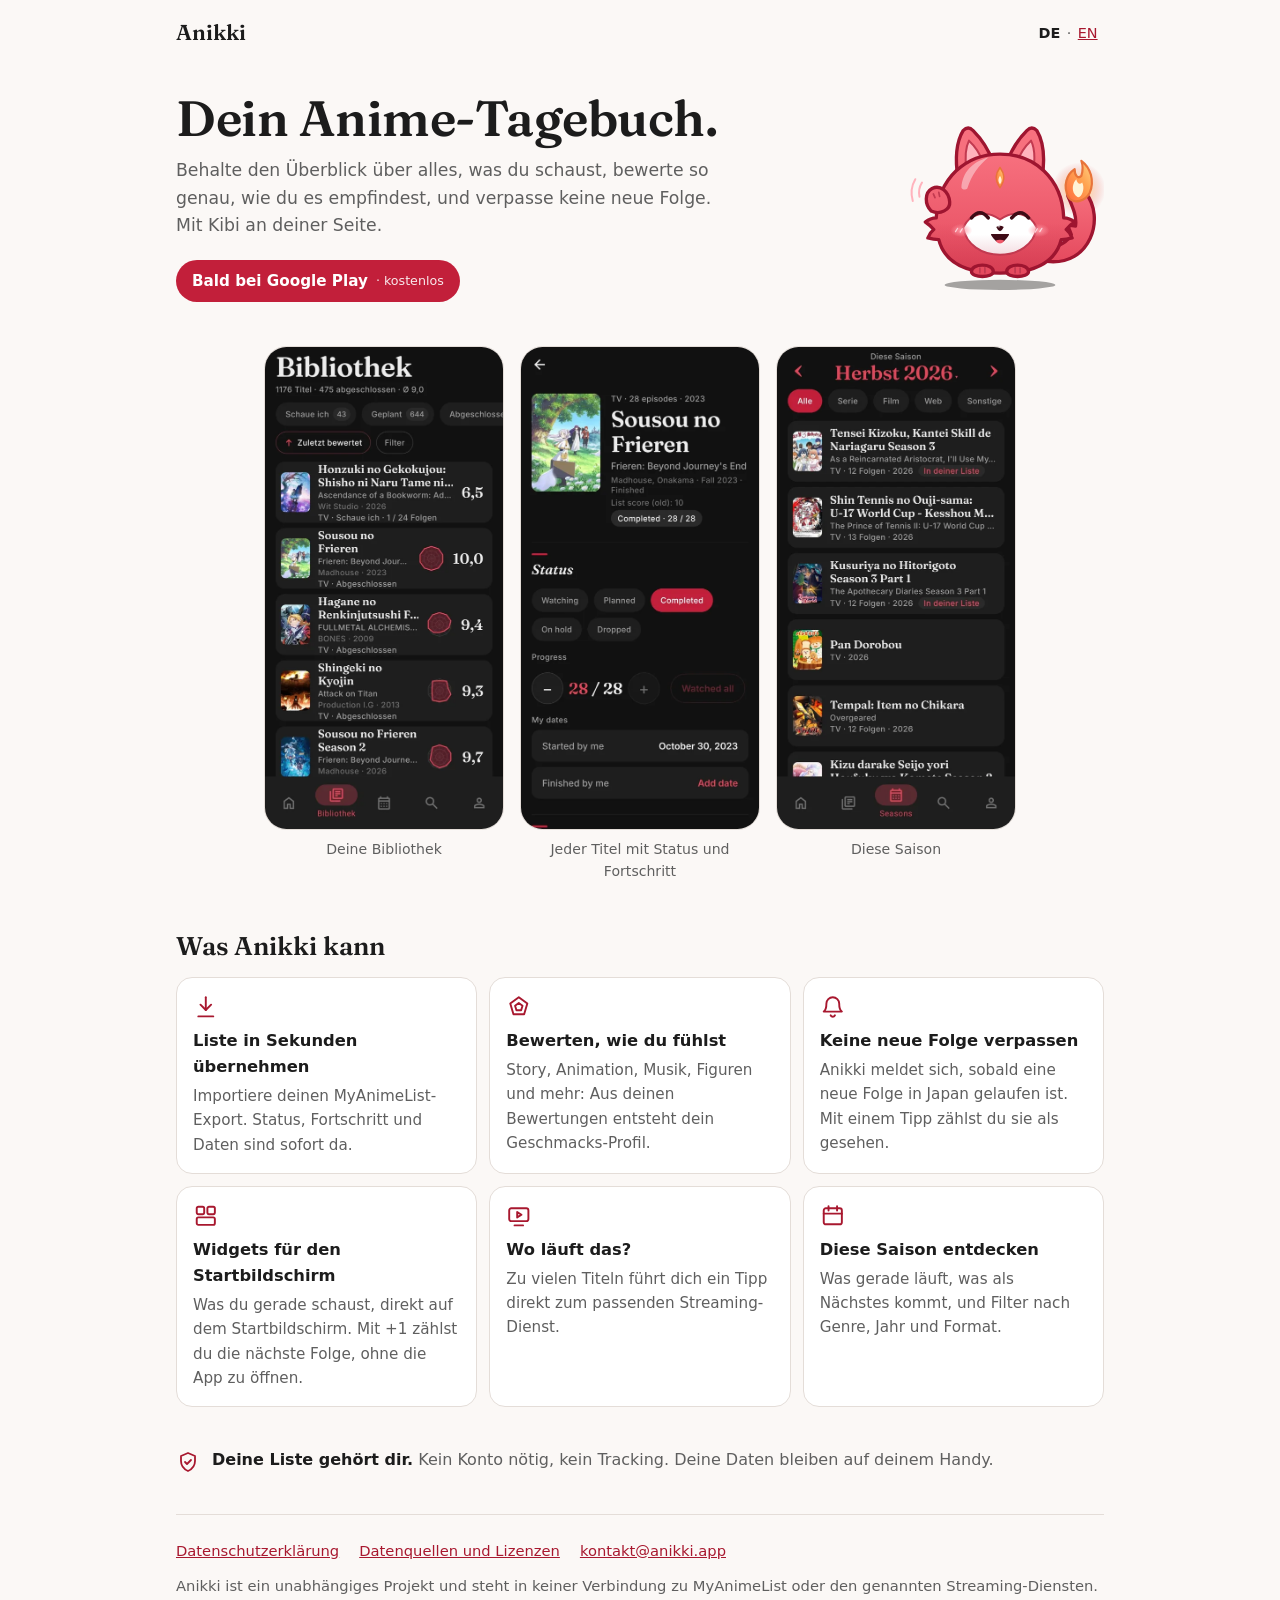
<file: index.html>
<!doctype html>
<html lang="de">
<head>
<meta charset="utf-8">
<meta name="viewport" content="width=device-width,initial-scale=1">
<title>Anikki – dein Anime-Tagebuch</title>
<meta name="description" content="Anikki ist eine kostenlose Android-App für Anime: Liste führen, genau bewerten, keine neue Folge verpassen. Mit Kibi an deiner Seite.">
<meta name="color-scheme" content="dark light">
<link rel="icon" href="/assets/kibi-wave.svg" type="image/svg+xml">
<link rel="alternate" hreflang="de" href="https://anikki.app/">
<link rel="alternate" hreflang="en" href="https://anikki.app/en/">
<link rel="stylesheet" href="/assets/site.css">
</head>
<body>
<div class="wrap">
<header class="top">
<a class="brand" href="/">Anikki</a>
<nav class="lang" aria-label="Sprache"><span>DE</span>·<a href="/en/" hreflang="en" lang="en">EN</a></nav>
</header>

<main>
<section class="hero">
<img src="/assets/kibi-wave.svg" alt="Kibi, das Maskottchen von Anikki, winkt" width="208" height="208">
<div>
<h1>Dein Anime-Tagebuch.</h1>
<p>Behalte den Überblick über alles, was du schaust, bewerte so genau, wie du es empfindest, und verpasse keine neue Folge. Mit Kibi an deiner Seite.</p>
<span class="badge">Bald bei Google Play <small>· kostenlos</small></span>
</div>
</section>

<div class="shots" aria-label="Bilder aus der App">
<figure><img src="/assets/shot-1.webp" alt="Bibliothek mit Status, Fortschritt und eigener Note je Titel" width="540" height="1093" loading="lazy"><figcaption>Deine Bibliothek</figcaption></figure>
<figure><img src="/assets/shot-2.webp" alt="Titelseite von Frieren mit Status und Fortschritt" width="540" height="1093" loading="lazy"><figcaption>Jeder Titel mit Status und Fortschritt</figcaption></figure>
<figure><img src="/assets/shot-3.webp" alt="Übersicht der Anime dieser Saison" width="540" height="1093" loading="lazy"><figcaption>Diese Saison</figcaption></figure>
</div>

<h2>Was Anikki kann</h2>
<ul class="features">
<li>
<svg viewBox="0 0 24 24" fill="none" stroke="currentColor" stroke-width="1.8" stroke-linecap="round" stroke-linejoin="round" aria-hidden="true"><path d="M12 3v12"/><path d="m7 10 5 5 5-5"/><path d="M5 21h14"/></svg>
<h3>Liste in Sekunden übernehmen</h3>
<p>Importiere deinen MyAnimeList-Export. Status, Fortschritt und Daten sind sofort da.</p>
</li>
<li>
<svg viewBox="0 0 24 24" fill="none" stroke="currentColor" stroke-width="1.8" stroke-linecap="round" stroke-linejoin="round" aria-hidden="true"><path d="M12 3 20 9l-3 10H7L4 9z"/><path d="M12 8.5 15.5 11l-1.3 4.2H9.8L8.5 11z"/></svg>
<h3>Bewerten, wie du fühlst</h3>
<p>Story, Animation, Musik, Figuren und mehr: Aus deinen Bewertungen entsteht dein Geschmacks-Profil.</p>
</li>
<li>
<svg viewBox="0 0 24 24" fill="none" stroke="currentColor" stroke-width="1.8" stroke-linecap="round" stroke-linejoin="round" aria-hidden="true"><path d="M6 9a6 6 0 1 1 12 0c0 6 2.5 7.5 2.5 7.5h-17S6 15 6 9"/><path d="M10 20a2.2 2.2 0 0 0 4 0"/></svg>
<h3>Keine neue Folge verpassen</h3>
<p>Anikki meldet sich, sobald eine neue Folge in Japan gelaufen ist. Mit einem Tipp zählst du sie als gesehen.</p>
</li>
<li>
<svg viewBox="0 0 24 24" fill="none" stroke="currentColor" stroke-width="1.8" stroke-linecap="round" stroke-linejoin="round" aria-hidden="true"><rect x="3.5" y="3.5" width="7" height="7" rx="1.5"/><rect x="13.5" y="3.5" width="7" height="7" rx="1.5"/><rect x="3.5" y="13.5" width="17" height="7" rx="1.5"/></svg>
<h3>Widgets für den Startbildschirm</h3>
<p>Was du gerade schaust, direkt auf dem Startbildschirm. Mit +1 zählst du die nächste Folge, ohne die App zu öffnen.</p>
</li>
<li>
<svg viewBox="0 0 24 24" fill="none" stroke="currentColor" stroke-width="1.8" stroke-linecap="round" stroke-linejoin="round" aria-hidden="true"><rect x="3" y="5" width="18" height="12" rx="2"/><path d="m10.5 8.5 4 2.5-4 2.5z"/><path d="M8 21h8"/></svg>
<h3>Wo läuft das?</h3>
<p>Zu vielen Titeln führt dich ein Tipp direkt zum passenden Streaming-Dienst.</p>
</li>
<li>
<svg viewBox="0 0 24 24" fill="none" stroke="currentColor" stroke-width="1.8" stroke-linecap="round" stroke-linejoin="round" aria-hidden="true"><rect x="3.5" y="5" width="17" height="15" rx="2"/><path d="M3.5 10h17"/><path d="M8 3v4M16 3v4"/></svg>
<h3>Diese Saison entdecken</h3>
<p>Was gerade läuft, was als Nächstes kommt, und Filter nach Genre, Jahr und Format.</p>
</li>
</ul>

<p class="privacy">
<svg viewBox="0 0 24 24" fill="none" stroke="currentColor" stroke-width="1.8" stroke-linecap="round" stroke-linejoin="round" aria-hidden="true"><path d="M12 3 5 6v5c0 4.5 3 8.2 7 10 4-1.8 7-5.5 7-10V6z"/><path d="m9 12 2 2 4-4"/></svg>
<span><strong>Deine Liste gehört dir.</strong> Kein Konto nötig, kein Tracking. Deine Daten bleiben auf deinem Handy.</span>
</p>
</main>

<footer>
<ul>
<li><a href="/datenschutz/">Datenschutzerklärung</a></li>
<li><a href="/lizenzen/">Datenquellen und Lizenzen</a></li>
<li><a href="mailto:kontakt@anikki.app">kontakt@anikki.app</a></li>
</ul>
<p>Anikki ist ein unabhängiges Projekt und steht in keiner Verbindung zu MyAnimeList oder den genannten Streaming-Diensten.</p>
</footer>
</div>
</body>
</html>
</file>
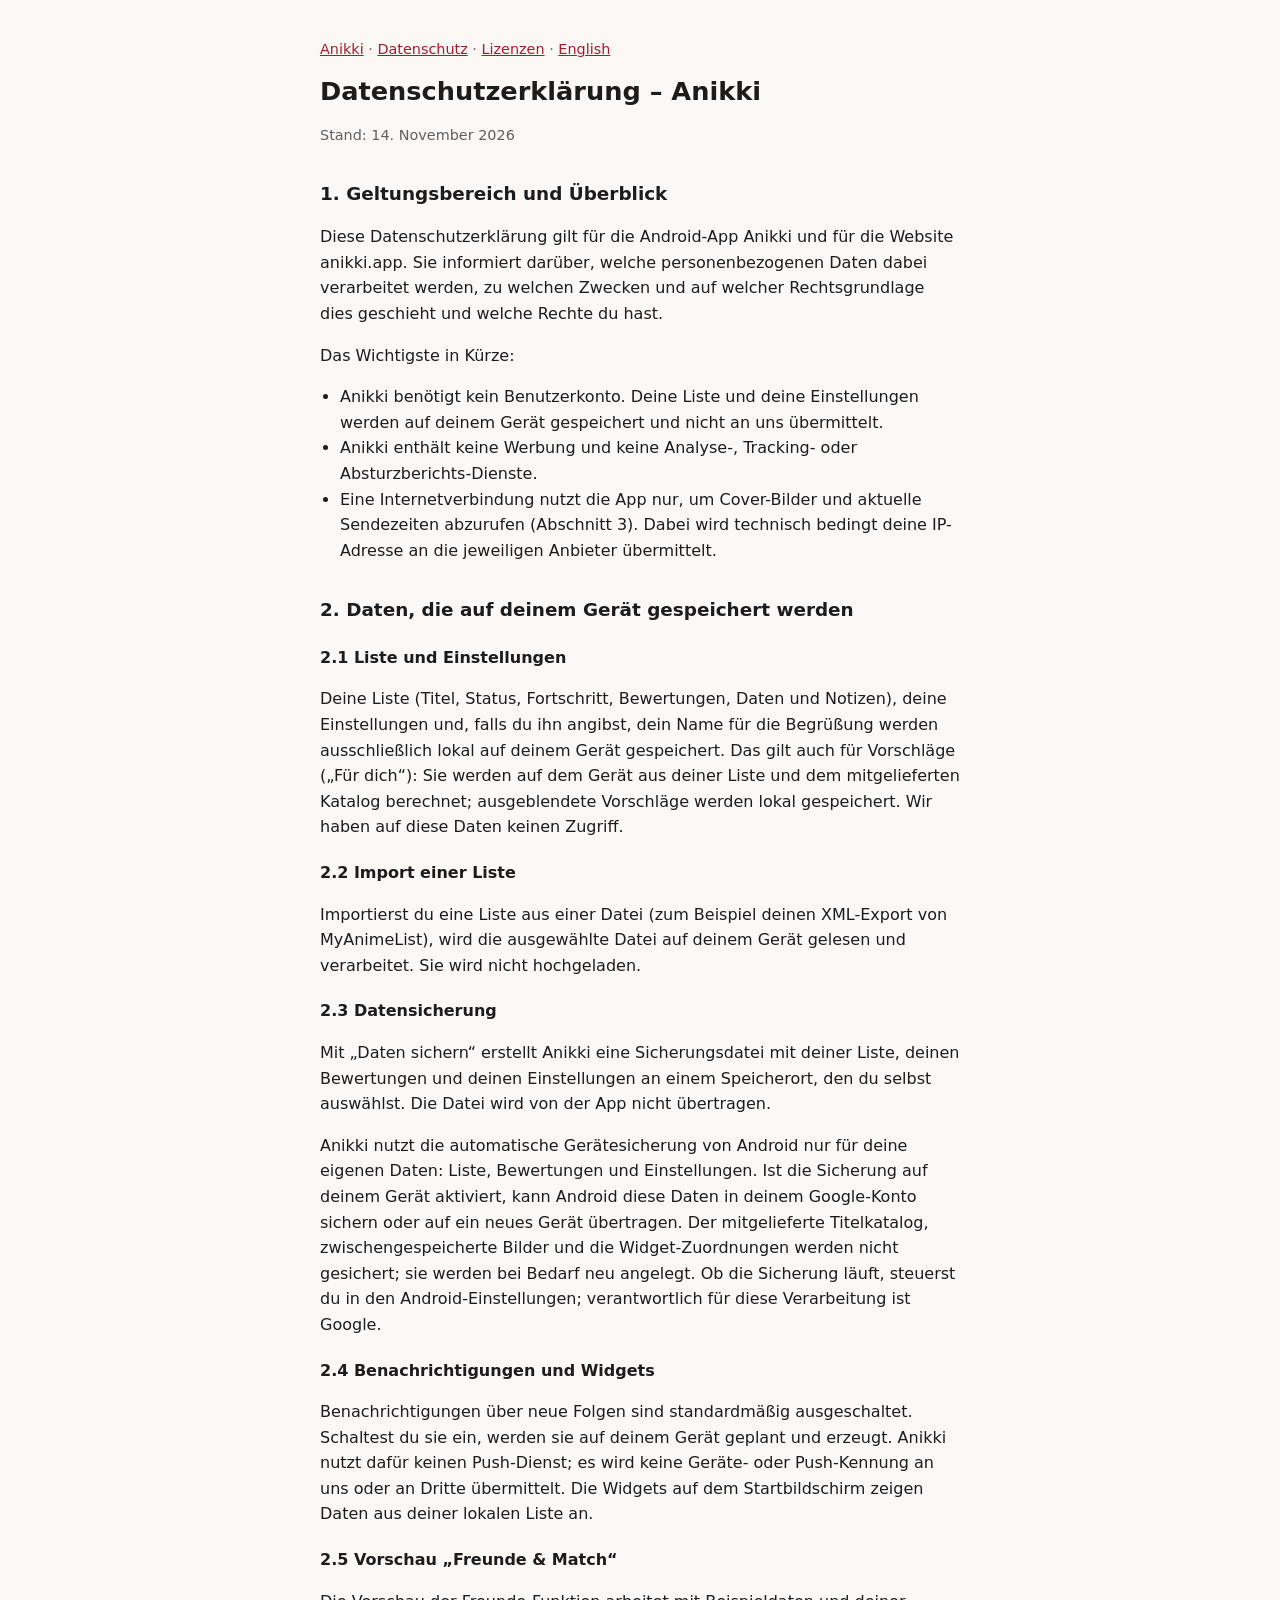
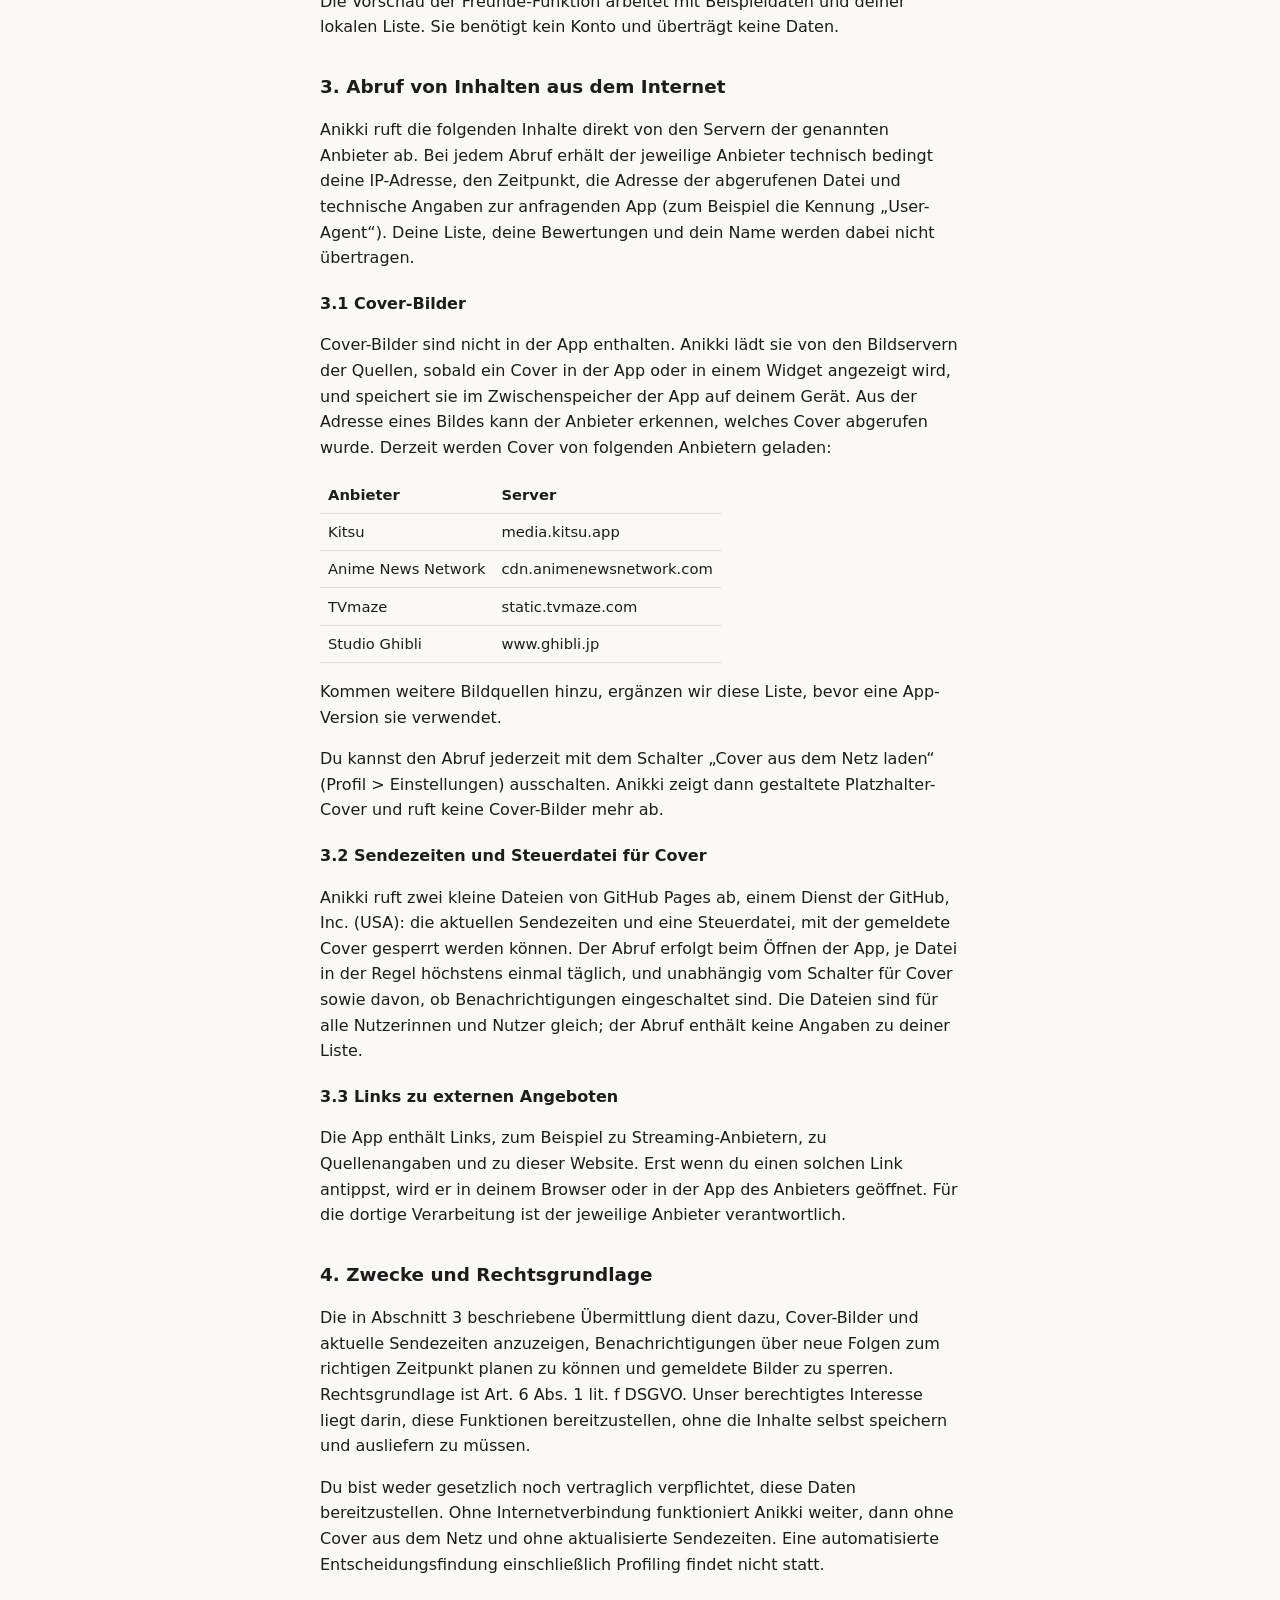
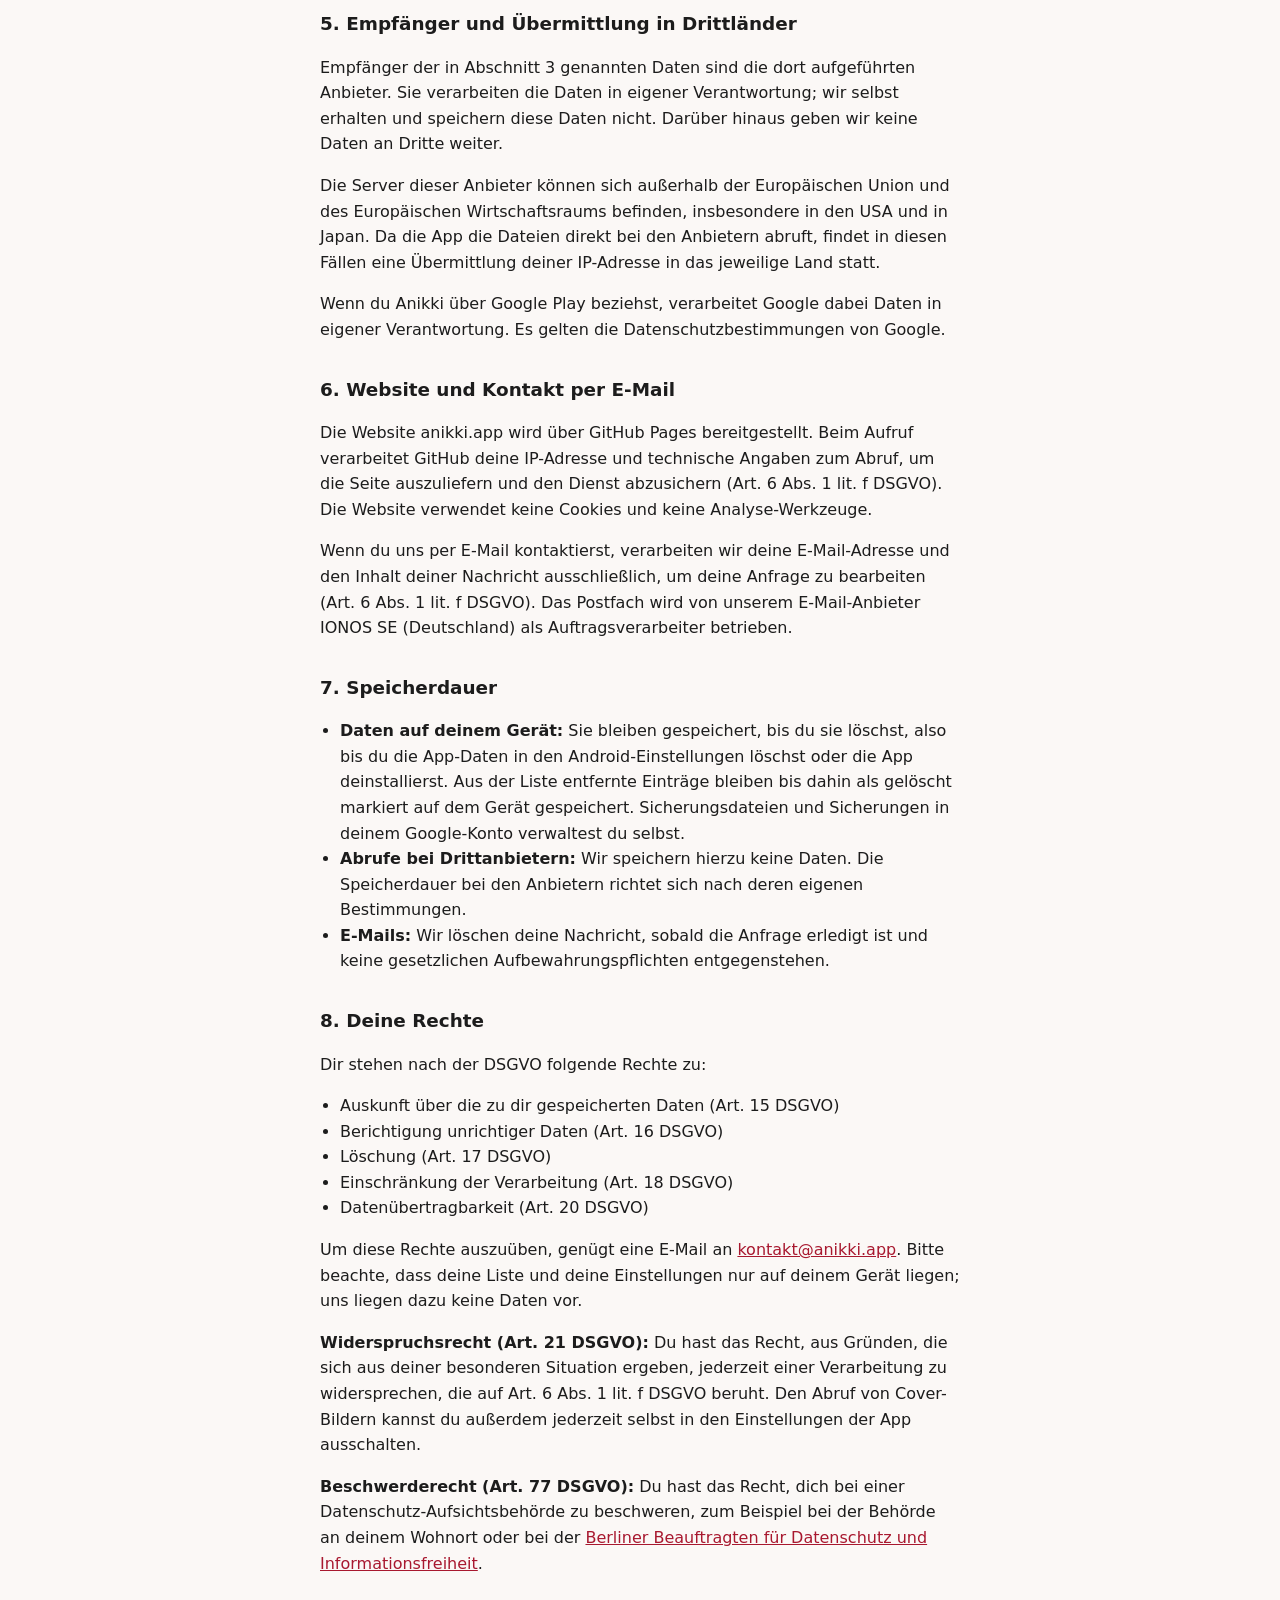
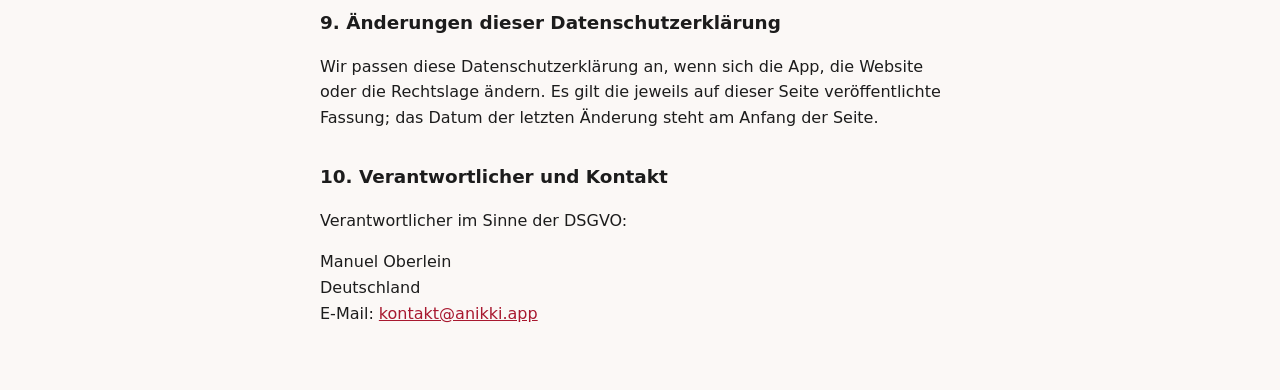
<file: datenschutz/index.html>
<!doctype html>
<html lang="de">
<head>
<meta charset="utf-8">
<meta name="viewport" content="width=device-width,initial-scale=1">
<title>Datenschutzerklärung – Anikki</title>
<meta name="color-scheme" content="dark light">
<style>
:root{--bg:#121212;--fg:#EDEDED;--sec:#9E9E9E;--acc:#C21F3A;--line:#2a2a2a}
@media (prefers-color-scheme:light){:root{--bg:#fbf8f6;--fg:#1c1c1c;--sec:#5f5f5f;--acc:#a8182f;--line:#ddd}}
*{box-sizing:border-box}
body{margin:0;background:var(--bg);color:var(--fg);font:1rem/1.6 system-ui,-apple-system,"Segoe UI",Roboto,sans-serif}
main{max-width:42rem;margin:0 auto;padding:1.5rem 1rem 3rem}
h1{font-size:1.6rem;line-height:1.25;margin:.5rem 0 1rem}
h2{font-size:1.15rem;margin:2rem 0 .5rem}
h3{font-size:1rem;margin:1.25rem 0 .25rem}
a{color:var(--acc);overflow-wrap:anywhere}
.sec,.nav{color:var(--sec);font-size:.9rem}
table{border-collapse:collapse;width:100%;font-size:.92rem;display:block;overflow-x:auto}
th,td{border-bottom:1px solid var(--line);padding:.4rem .5rem;text-align:left;vertical-align:top}
@media (max-width:34rem){table,tbody,tr,td{display:block;width:auto}tr:first-child{display:none}tr{border-bottom:1px solid var(--line);padding:.5rem 0}td{border:0;padding:.1rem 0}td:first-child{font-weight:600}td:nth-child(2){color:var(--sec)}}
ul{padding-left:1.25rem}
</style>
</head>
<body>
<main>
<p class="nav"><a href="/">Anikki</a> · <a href="/datenschutz/">Datenschutz</a> · <a href="/lizenzen/">Lizenzen</a> · <a href="/privacy/">English</a></p>
<h1>Datenschutzerklärung – Anikki</h1>
<p class="sec">Stand: 14. November 2026</p>

<h2>1. Geltungsbereich und Überblick</h2>
<p>Diese Datenschutzerklärung gilt für die Android-App Anikki und für die Website anikki.app. Sie informiert darüber, welche personenbezogenen Daten dabei verarbeitet werden, zu welchen Zwecken und auf welcher Rechtsgrundlage dies geschieht und welche Rechte du hast.</p>
<p>Das Wichtigste in Kürze:</p>
<ul>
<li>Anikki benötigt kein Benutzerkonto. Deine Liste und deine Einstellungen werden auf deinem Gerät gespeichert und nicht an uns übermittelt.</li>
<li>Anikki enthält keine Werbung und keine Analyse-, Tracking- oder Absturzberichts-Dienste.</li>
<li>Eine Internetverbindung nutzt die App nur, um Cover-Bilder und aktuelle Sendezeiten abzurufen (Abschnitt 3). Dabei wird technisch bedingt deine IP-Adresse an die jeweiligen Anbieter übermittelt.</li>
</ul>

<h2>2. Daten, die auf deinem Gerät gespeichert werden</h2>
<h3>2.1 Liste und Einstellungen</h3>
<p>Deine Liste (Titel, Status, Fortschritt, Bewertungen, Daten und Notizen), deine Einstellungen und, falls du ihn angibst, dein Name für die Begrüßung werden ausschließlich lokal auf deinem Gerät gespeichert. Das gilt auch für Vorschläge („Für dich“): Sie werden auf dem Gerät aus deiner Liste und dem mitgelieferten Katalog berechnet; ausgeblendete Vorschläge werden lokal gespeichert. Wir haben auf diese Daten keinen Zugriff.</p>
<h3>2.2 Import einer Liste</h3>
<p>Importierst du eine Liste aus einer Datei (zum Beispiel deinen XML-Export von MyAnimeList), wird die ausgewählte Datei auf deinem Gerät gelesen und verarbeitet. Sie wird nicht hochgeladen.</p>
<h3>2.3 Datensicherung</h3>
<p>Mit „Daten sichern“ erstellt Anikki eine Sicherungsdatei mit deiner Liste, deinen Bewertungen und deinen Einstellungen an einem Speicherort, den du selbst auswählst. Die Datei wird von der App nicht übertragen.</p>
<p>Anikki nutzt die automatische Gerätesicherung von Android nur für deine eigenen Daten: Liste, Bewertungen und Einstellungen. Ist die Sicherung auf deinem Gerät aktiviert, kann Android diese Daten in deinem Google-Konto sichern oder auf ein neues Gerät übertragen. Der mitgelieferte Titelkatalog, zwischengespeicherte Bilder und die Widget-Zuordnungen werden nicht gesichert; sie werden bei Bedarf neu angelegt. Ob die Sicherung läuft, steuerst du in den Android-Einstellungen; verantwortlich für diese Verarbeitung ist Google.</p>
<h3>2.4 Benachrichtigungen und Widgets</h3>
<p>Benachrichtigungen über neue Folgen sind standardmäßig ausgeschaltet. Schaltest du sie ein, werden sie auf deinem Gerät geplant und erzeugt. Anikki nutzt dafür keinen Push-Dienst; es wird keine Geräte- oder Push-Kennung an uns oder an Dritte übermittelt. Die Widgets auf dem Startbildschirm zeigen Daten aus deiner lokalen Liste an.</p>
<h3>2.5 Vorschau „Freunde &amp; Match“</h3>
<p>Die Vorschau der Freunde-Funktion arbeitet mit Beispieldaten und deiner lokalen Liste. Sie benötigt kein Konto und überträgt keine Daten.</p>

<h2>3. Abruf von Inhalten aus dem Internet</h2>
<p>Anikki ruft die folgenden Inhalte direkt von den Servern der genannten Anbieter ab. Bei jedem Abruf erhält der jeweilige Anbieter technisch bedingt deine IP-Adresse, den Zeitpunkt, die Adresse der abgerufenen Datei und technische Angaben zur anfragenden App (zum Beispiel die Kennung „User-Agent“). Deine Liste, deine Bewertungen und dein Name werden dabei nicht übertragen.</p>
<h3>3.1 Cover-Bilder</h3>
<p>Cover-Bilder sind nicht in der App enthalten. Anikki lädt sie von den Bildservern der Quellen, sobald ein Cover in der App oder in einem Widget angezeigt wird, und speichert sie im Zwischenspeicher der App auf deinem Gerät. Aus der Adresse eines Bildes kann der Anbieter erkennen, welches Cover abgerufen wurde. Derzeit werden Cover von folgenden Anbietern geladen:</p>
<table>
<tr><th>Anbieter</th><th>Server</th></tr>
<tr><td>Kitsu</td><td>media.kitsu.app</td></tr>
<tr><td>Anime News Network</td><td>cdn.animenewsnetwork.com</td></tr>
<tr><td>TVmaze</td><td>static.tvmaze.com</td></tr>
<tr><td>Studio Ghibli</td><td>www.ghibli.jp</td></tr>
</table>
<p>Kommen weitere Bildquellen hinzu, ergänzen wir diese Liste, bevor eine App-Version sie verwendet.</p>
<p>Du kannst den Abruf jederzeit mit dem Schalter „Cover aus dem Netz laden“ (Profil &gt; Einstellungen) ausschalten. Anikki zeigt dann gestaltete Platzhalter-Cover und ruft keine Cover-Bilder mehr ab.</p>
<h3>3.2 Sendezeiten und Steuerdatei für Cover</h3>
<p>Anikki ruft zwei kleine Dateien von GitHub Pages ab, einem Dienst der GitHub, Inc. (USA): die aktuellen Sendezeiten und eine Steuerdatei, mit der gemeldete Cover gesperrt werden können. Der Abruf erfolgt beim Öffnen der App, je Datei in der Regel höchstens einmal täglich, und unabhängig vom Schalter für Cover sowie davon, ob Benachrichtigungen eingeschaltet sind. Die Dateien sind für alle Nutzerinnen und Nutzer gleich; der Abruf enthält keine Angaben zu deiner Liste.</p>
<h3>3.3 Links zu externen Angeboten</h3>
<p>Die App enthält Links, zum Beispiel zu Streaming-Anbietern, zu Quellenangaben und zu dieser Website. Erst wenn du einen solchen Link antippst, wird er in deinem Browser oder in der App des Anbieters geöffnet. Für die dortige Verarbeitung ist der jeweilige Anbieter verantwortlich.</p>

<h2>4. Zwecke und Rechtsgrundlage</h2>
<p>Die in Abschnitt 3 beschriebene Übermittlung dient dazu, Cover-Bilder und aktuelle Sendezeiten anzuzeigen, Benachrichtigungen über neue Folgen zum richtigen Zeitpunkt planen zu können und gemeldete Bilder zu sperren. Rechtsgrundlage ist Art. 6 Abs. 1 lit. f DSGVO. Unser berechtigtes Interesse liegt darin, diese Funktionen bereitzustellen, ohne die Inhalte selbst speichern und ausliefern zu müssen.</p>
<p>Du bist weder gesetzlich noch vertraglich verpflichtet, diese Daten bereitzustellen. Ohne Internetverbindung funktioniert Anikki weiter, dann ohne Cover aus dem Netz und ohne aktualisierte Sendezeiten. Eine automatisierte Entscheidungsfindung einschließlich Profiling findet nicht statt.</p>

<h2>5. Empfänger und Übermittlung in Drittländer</h2>
<p>Empfänger der in Abschnitt 3 genannten Daten sind die dort aufgeführten Anbieter. Sie verarbeiten die Daten in eigener Verantwortung; wir selbst erhalten und speichern diese Daten nicht. Darüber hinaus geben wir keine Daten an Dritte weiter.</p>
<p>Die Server dieser Anbieter können sich außerhalb der Europäischen Union und des Europäischen Wirtschaftsraums befinden, insbesondere in den USA und in Japan. Da die App die Dateien direkt bei den Anbietern abruft, findet in diesen Fällen eine Übermittlung deiner IP-Adresse in das jeweilige Land statt.</p>
<p>Wenn du Anikki über Google Play beziehst, verarbeitet Google dabei Daten in eigener Verantwortung. Es gelten die Datenschutzbestimmungen von Google.</p>

<h2>6. Website und Kontakt per E-Mail</h2>
<p>Die Website anikki.app wird über GitHub Pages bereitgestellt. Beim Aufruf verarbeitet GitHub deine IP-Adresse und technische Angaben zum Abruf, um die Seite auszuliefern und den Dienst abzusichern (Art. 6 Abs. 1 lit. f DSGVO). Die Website verwendet keine Cookies und keine Analyse-Werkzeuge.</p>
<p>Wenn du uns per E-Mail kontaktierst, verarbeiten wir deine E-Mail-Adresse und den Inhalt deiner Nachricht ausschließlich, um deine Anfrage zu bearbeiten (Art. 6 Abs. 1 lit. f DSGVO). Das Postfach wird von unserem E-Mail-Anbieter IONOS SE (Deutschland) als Auftragsverarbeiter betrieben.</p>

<h2>7. Speicherdauer</h2>
<ul>
<li><strong>Daten auf deinem Gerät:</strong> Sie bleiben gespeichert, bis du sie löschst, also bis du die App-Daten in den Android-Einstellungen löschst oder die App deinstallierst. Aus der Liste entfernte Einträge bleiben bis dahin als gelöscht markiert auf dem Gerät gespeichert. Sicherungsdateien und Sicherungen in deinem Google-Konto verwaltest du selbst.</li>
<li><strong>Abrufe bei Drittanbietern:</strong> Wir speichern hierzu keine Daten. Die Speicherdauer bei den Anbietern richtet sich nach deren eigenen Bestimmungen.</li>
<li><strong>E-Mails:</strong> Wir löschen deine Nachricht, sobald die Anfrage erledigt ist und keine gesetzlichen Aufbewahrungspflichten entgegenstehen.</li>
</ul>

<h2>8. Deine Rechte</h2>
<p>Dir stehen nach der DSGVO folgende Rechte zu:</p>
<ul>
<li>Auskunft über die zu dir gespeicherten Daten (Art. 15 DSGVO)</li>
<li>Berichtigung unrichtiger Daten (Art. 16 DSGVO)</li>
<li>Löschung (Art. 17 DSGVO)</li>
<li>Einschränkung der Verarbeitung (Art. 18 DSGVO)</li>
<li>Datenübertragbarkeit (Art. 20 DSGVO)</li>
</ul>
<p>Um diese Rechte auszuüben, genügt eine E-Mail an <a href="mailto:kontakt@anikki.app">kontakt@anikki.app</a>. Bitte beachte, dass deine Liste und deine Einstellungen nur auf deinem Gerät liegen; uns liegen dazu keine Daten vor.</p>
<p><strong>Widerspruchsrecht (Art. 21 DSGVO):</strong> Du hast das Recht, aus Gründen, die sich aus deiner besonderen Situation ergeben, jederzeit einer Verarbeitung zu widersprechen, die auf Art. 6 Abs. 1 lit. f DSGVO beruht. Den Abruf von Cover-Bildern kannst du außerdem jederzeit selbst in den Einstellungen der App ausschalten.</p>
<p><strong>Beschwerderecht (Art. 77 DSGVO):</strong> Du hast das Recht, dich bei einer Datenschutz-Aufsichtsbehörde zu beschweren, zum Beispiel bei der Behörde an deinem Wohnort oder bei der <a href="https://www.datenschutz-berlin.de">Berliner Beauftragten für Datenschutz und Informationsfreiheit</a>.</p>

<h2>9. Änderungen dieser Datenschutzerklärung</h2>
<p>Wir passen diese Datenschutzerklärung an, wenn sich die App, die Website oder die Rechtslage ändern. Es gilt die jeweils auf dieser Seite veröffentlichte Fassung; das Datum der letzten Änderung steht am Anfang der Seite.</p>

<h2>10. Verantwortlicher und Kontakt</h2>
<p>Verantwortlicher im Sinne der DSGVO:</p>
<p>Manuel Oberlein<br>Deutschland<br>E-Mail: <a href="mailto:kontakt@anikki.app">kontakt@anikki.app</a></p>
</main>
</body>
</html>
</file>
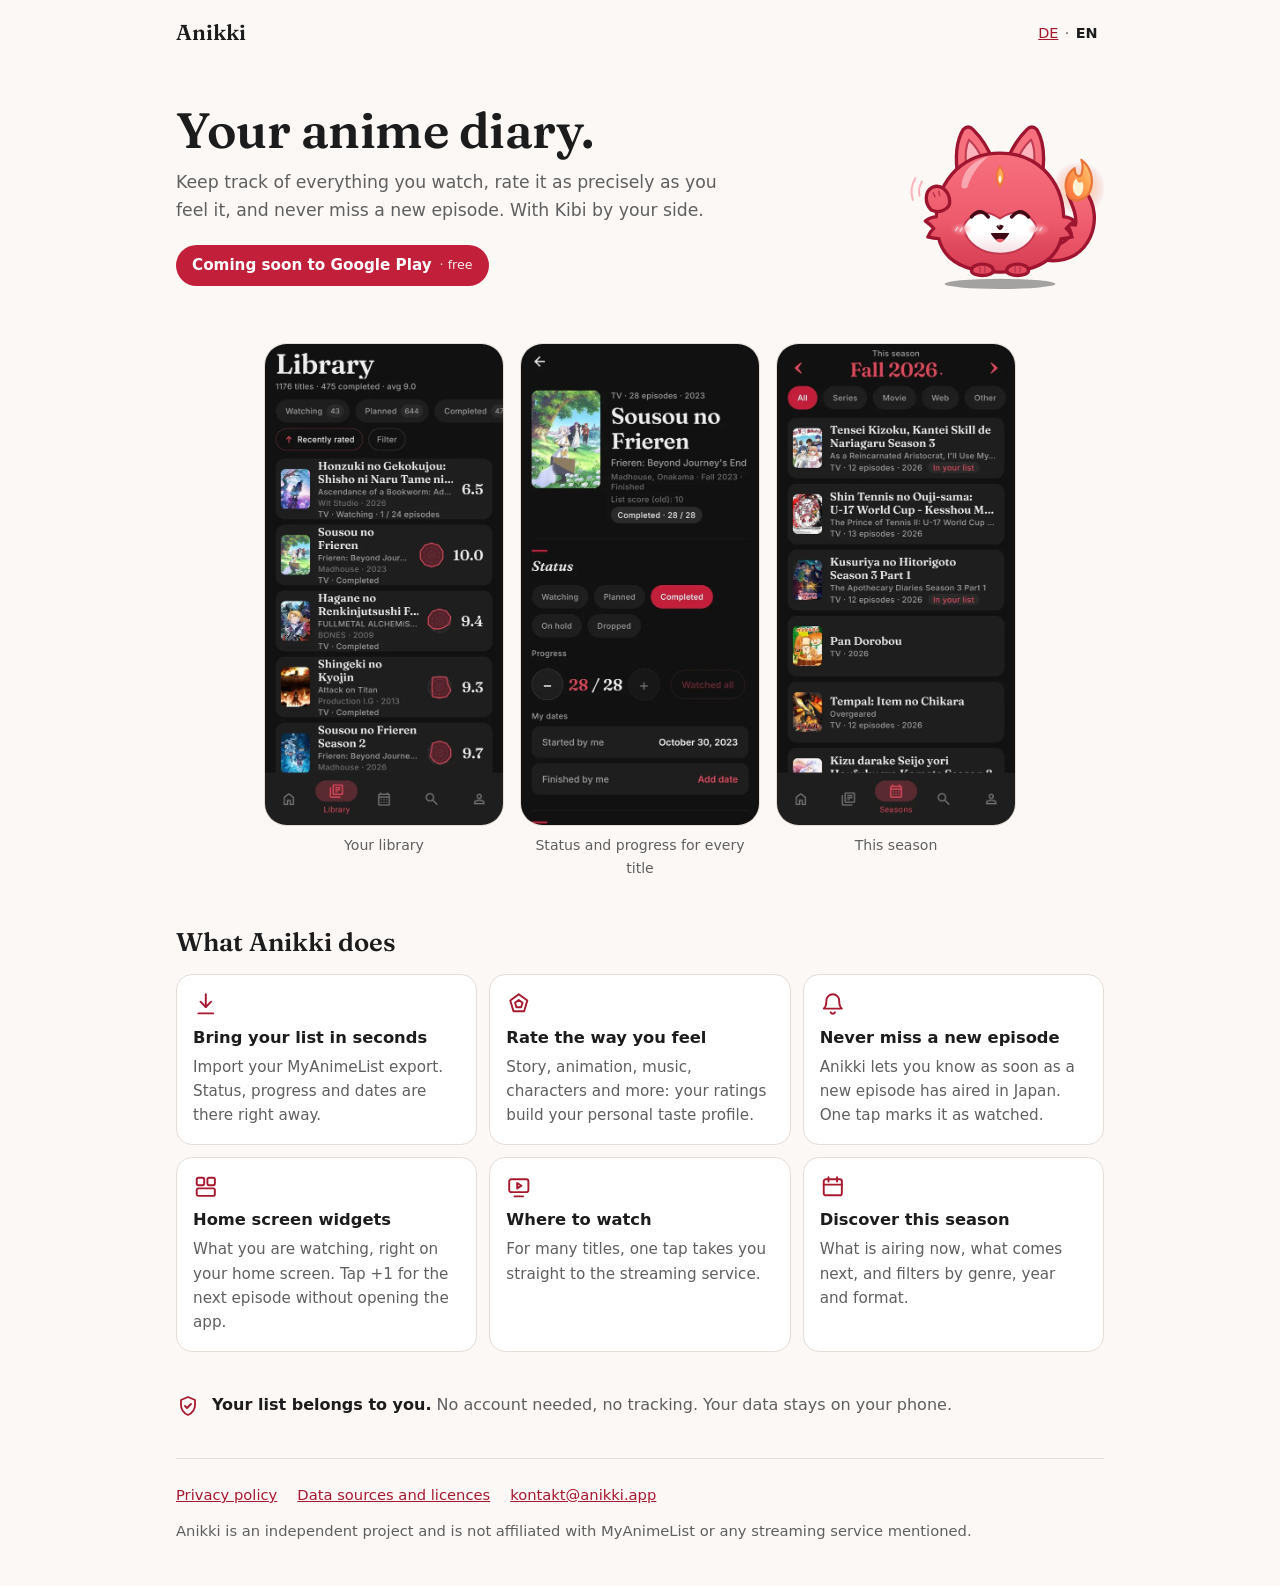
<file: en/index.html>
<!doctype html>
<html lang="en">
<head>
<meta charset="utf-8">
<meta name="viewport" content="width=device-width,initial-scale=1">
<title>Anikki – your anime diary</title>
<meta name="description" content="Anikki is a free Android app for anime: keep your list, rate in detail, never miss a new episode. With Kibi by your side.">
<meta name="color-scheme" content="dark light">
<link rel="icon" href="/assets/kibi-wave.svg" type="image/svg+xml">
<link rel="alternate" hreflang="de" href="https://anikki.app/">
<link rel="alternate" hreflang="en" href="https://anikki.app/en/">
<link rel="stylesheet" href="/assets/site.css">
</head>
<body>
<div class="wrap">
<header class="top">
<a class="brand" href="/en/">Anikki</a>
<nav class="lang" aria-label="Language"><a href="/" hreflang="de" lang="de">DE</a>·<span>EN</span></nav>
</header>

<main>
<section class="hero">
<img src="/assets/kibi-wave.svg" alt="Kibi, the Anikki mascot, waving" width="208" height="208">
<div>
<h1>Your anime diary.</h1>
<p>Keep track of everything you watch, rate it as precisely as you feel it, and never miss a new episode. With Kibi by your side.</p>
<span class="badge">Coming soon to Google Play <small>· free</small></span>
</div>
</section>

<div class="shots" aria-label="Pictures from the app">
<figure><img src="/assets/en/shot-1.webp" alt="Library with status, progress and your own score per title" width="540" height="1093" loading="lazy"><figcaption>Your library</figcaption></figure>
<figure><img src="/assets/en/shot-2.webp" alt="Title page of Frieren with status and progress" width="540" height="1093" loading="lazy"><figcaption>Status and progress for every title</figcaption></figure>
<figure><img src="/assets/en/shot-3.webp" alt="Overview of this season's anime" width="540" height="1093" loading="lazy"><figcaption>This season</figcaption></figure>
</div>

<h2>What Anikki does</h2>
<ul class="features">
<li>
<svg viewBox="0 0 24 24" fill="none" stroke="currentColor" stroke-width="1.8" stroke-linecap="round" stroke-linejoin="round" aria-hidden="true"><path d="M12 3v12"/><path d="m7 10 5 5 5-5"/><path d="M5 21h14"/></svg>
<h3>Bring your list in seconds</h3>
<p>Import your MyAnimeList export. Status, progress and dates are there right away.</p>
</li>
<li>
<svg viewBox="0 0 24 24" fill="none" stroke="currentColor" stroke-width="1.8" stroke-linecap="round" stroke-linejoin="round" aria-hidden="true"><path d="M12 3 20 9l-3 10H7L4 9z"/><path d="M12 8.5 15.5 11l-1.3 4.2H9.8L8.5 11z"/></svg>
<h3>Rate the way you feel</h3>
<p>Story, animation, music, characters and more: your ratings build your personal taste profile.</p>
</li>
<li>
<svg viewBox="0 0 24 24" fill="none" stroke="currentColor" stroke-width="1.8" stroke-linecap="round" stroke-linejoin="round" aria-hidden="true"><path d="M6 9a6 6 0 1 1 12 0c0 6 2.5 7.5 2.5 7.5h-17S6 15 6 9"/><path d="M10 20a2.2 2.2 0 0 0 4 0"/></svg>
<h3>Never miss a new episode</h3>
<p>Anikki lets you know as soon as a new episode has aired in Japan. One tap marks it as watched.</p>
</li>
<li>
<svg viewBox="0 0 24 24" fill="none" stroke="currentColor" stroke-width="1.8" stroke-linecap="round" stroke-linejoin="round" aria-hidden="true"><rect x="3.5" y="3.5" width="7" height="7" rx="1.5"/><rect x="13.5" y="3.5" width="7" height="7" rx="1.5"/><rect x="3.5" y="13.5" width="17" height="7" rx="1.5"/></svg>
<h3>Home screen widgets</h3>
<p>What you are watching, right on your home screen. Tap +1 for the next episode without opening the app.</p>
</li>
<li>
<svg viewBox="0 0 24 24" fill="none" stroke="currentColor" stroke-width="1.8" stroke-linecap="round" stroke-linejoin="round" aria-hidden="true"><rect x="3" y="5" width="18" height="12" rx="2"/><path d="m10.5 8.5 4 2.5-4 2.5z"/><path d="M8 21h8"/></svg>
<h3>Where to watch</h3>
<p>For many titles, one tap takes you straight to the streaming service.</p>
</li>
<li>
<svg viewBox="0 0 24 24" fill="none" stroke="currentColor" stroke-width="1.8" stroke-linecap="round" stroke-linejoin="round" aria-hidden="true"><rect x="3.5" y="5" width="17" height="15" rx="2"/><path d="M3.5 10h17"/><path d="M8 3v4M16 3v4"/></svg>
<h3>Discover this season</h3>
<p>What is airing now, what comes next, and filters by genre, year and format.</p>
</li>
</ul>

<p class="privacy">
<svg viewBox="0 0 24 24" fill="none" stroke="currentColor" stroke-width="1.8" stroke-linecap="round" stroke-linejoin="round" aria-hidden="true"><path d="M12 3 5 6v5c0 4.5 3 8.2 7 10 4-1.8 7-5.5 7-10V6z"/><path d="m9 12 2 2 4-4"/></svg>
<span><strong>Your list belongs to you.</strong> No account needed, no tracking. Your data stays on your phone.</span>
</p>
</main>

<footer>
<ul>
<li><a href="/privacy/">Privacy policy</a></li>
<li><a href="/licenses/">Data sources and licences</a></li>
<li><a href="mailto:kontakt@anikki.app">kontakt@anikki.app</a></li>
</ul>
<p>Anikki is an independent project and is not affiliated with MyAnimeList or any streaming service mentioned.</p>
</footer>
</div>
</body>
</html>
</file>
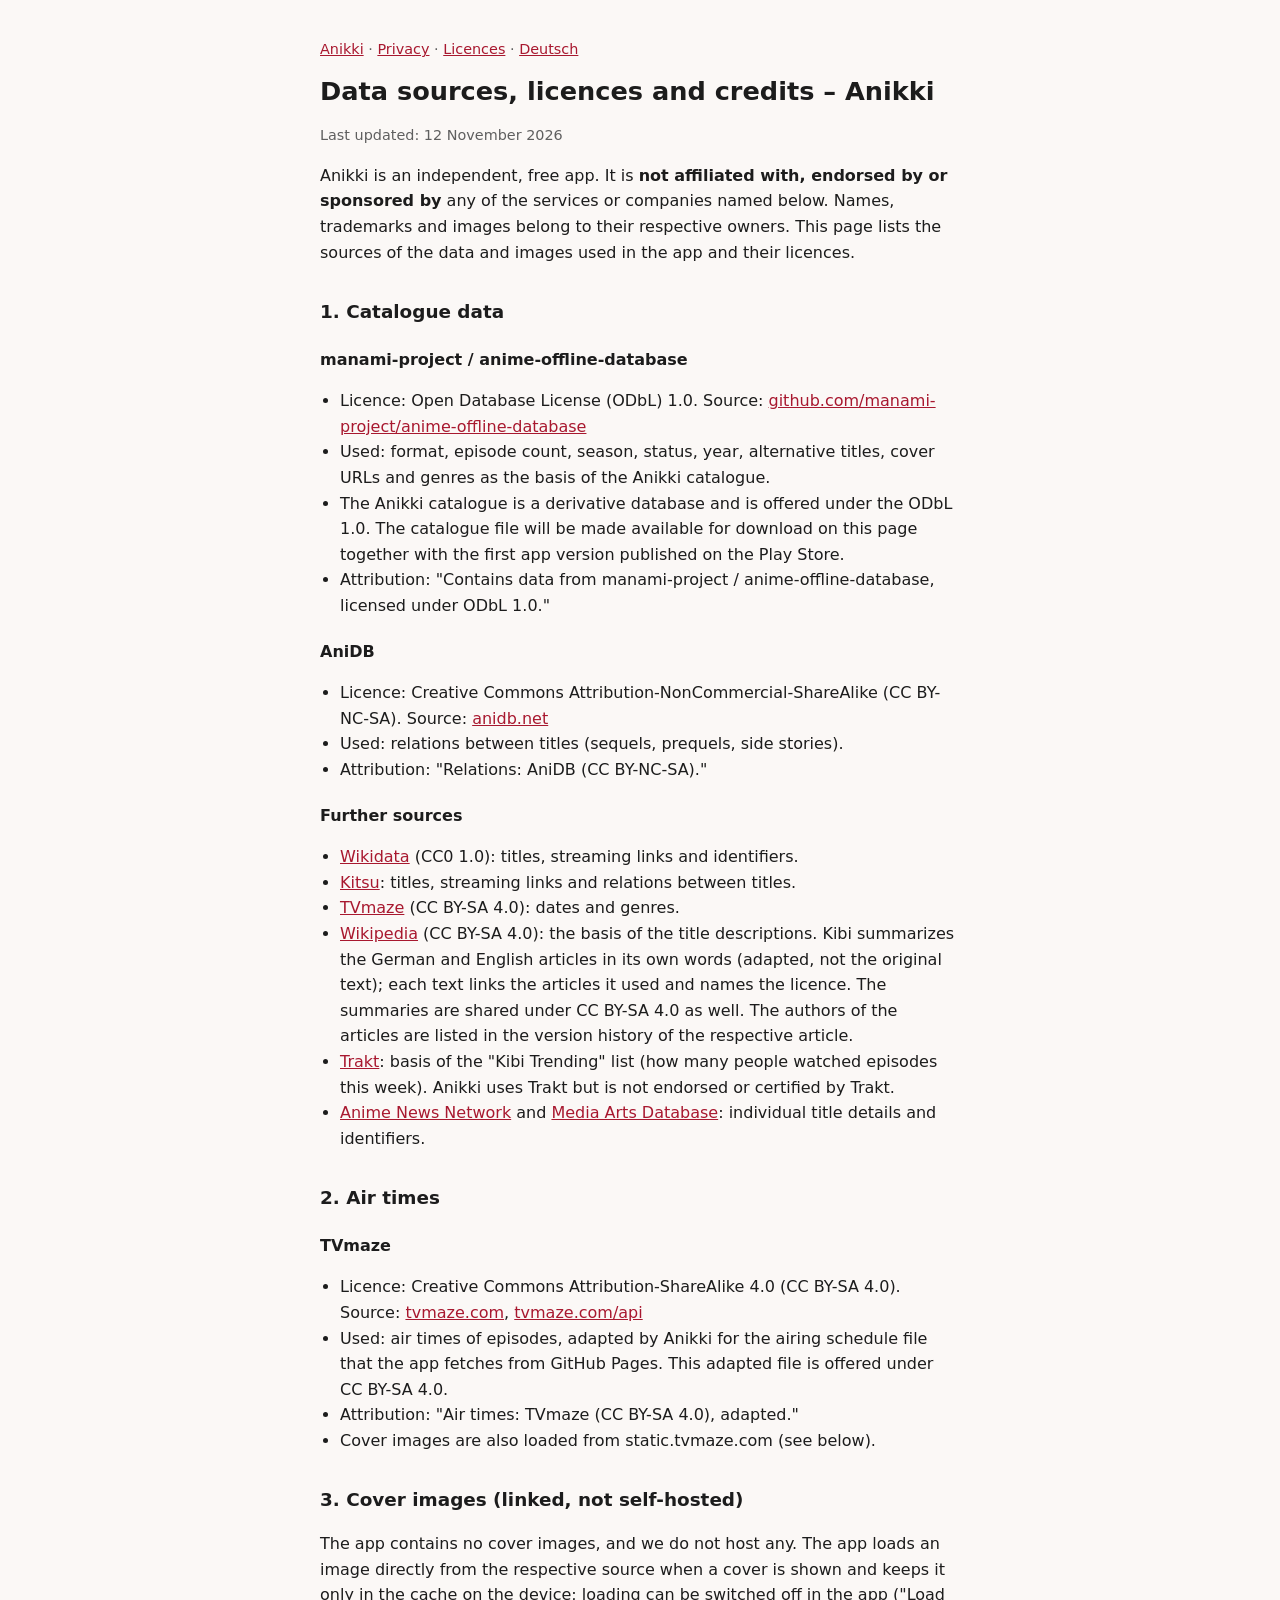
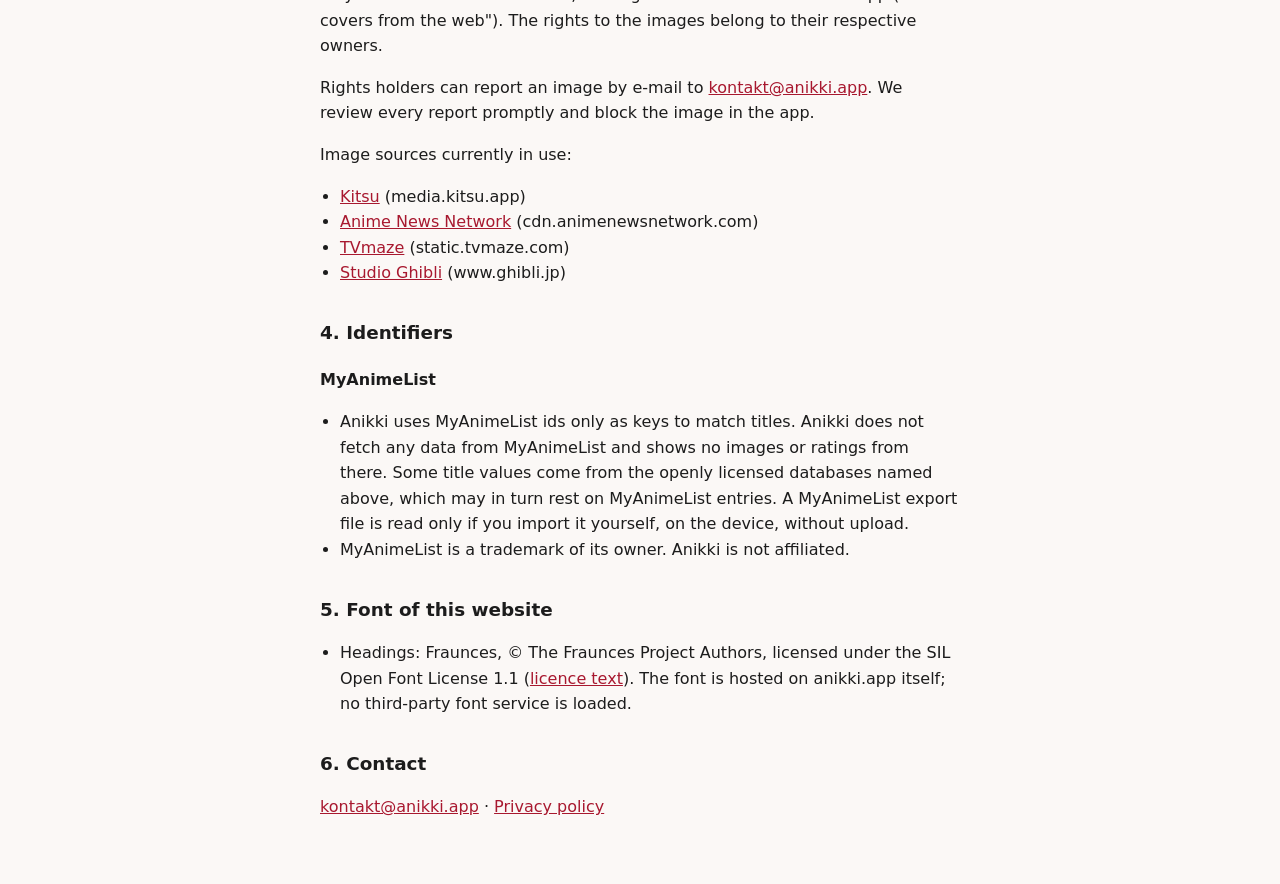
<file: licenses/index.html>
<!doctype html>
<html lang="en">
<head>
<meta charset="utf-8">
<meta name="viewport" content="width=device-width,initial-scale=1">
<title>Licences – Anikki</title>
<meta name="color-scheme" content="dark light">
<style>
:root{--bg:#121212;--fg:#EDEDED;--sec:#9E9E9E;--acc:#C21F3A;--line:#2a2a2a}
@media (prefers-color-scheme:light){:root{--bg:#fbf8f6;--fg:#1c1c1c;--sec:#5f5f5f;--acc:#a8182f;--line:#ddd}}
*{box-sizing:border-box}
body{margin:0;background:var(--bg);color:var(--fg);font:1rem/1.6 system-ui,-apple-system,"Segoe UI",Roboto,sans-serif}
main{max-width:42rem;margin:0 auto;padding:1.5rem 1rem 3rem}
h1{font-size:1.6rem;line-height:1.25;margin:.5rem 0 1rem}
h2{font-size:1.15rem;margin:2rem 0 .5rem}
h3{font-size:1rem;margin:1.25rem 0 .25rem}
a{color:var(--acc);overflow-wrap:anywhere}
.sec,.nav{color:var(--sec);font-size:.9rem}
table{border-collapse:collapse;width:100%;font-size:.92rem;display:block;overflow-x:auto}
th,td{border-bottom:1px solid var(--line);padding:.4rem .5rem;text-align:left;vertical-align:top}
ul{padding-left:1.25rem}
</style>
</head>
<body>
<main>
<p class="nav"><a href="/">Anikki</a> · <a href="/privacy/">Privacy</a> · <a href="/licenses/">Licences</a> · <a href="/lizenzen/">Deutsch</a></p>
<h1>Data sources, licences and credits – Anikki</h1>
<p class="sec">Last updated: 12 November 2026</p>
<p>Anikki is an independent, free app. It is <strong>not affiliated with, endorsed by or sponsored by</strong> any of the services or companies named below. Names, trademarks and images belong to their respective owners. This page lists the sources of the data and images used in the app and their licences.</p>

<h2>1. Catalogue data</h2>
<h3>manami-project / anime-offline-database</h3>
<ul>
<li>Licence: Open Database License (ODbL) 1.0. Source: <a href="https://github.com/manami-project/anime-offline-database">github.com/manami-project/anime-offline-database</a></li>
<li>Used: format, episode count, season, status, year, alternative titles, cover URLs and genres as the basis of the Anikki catalogue.</li>
<li>The Anikki catalogue is a derivative database and is offered under the ODbL 1.0. The catalogue file will be made available for download on this page together with the first app version published on the Play Store.</li>
<li>Attribution: "Contains data from manami-project / anime-offline-database, licensed under ODbL 1.0."</li>
</ul>

<h3>AniDB</h3>
<ul>
<li>Licence: Creative Commons Attribution-NonCommercial-ShareAlike (CC BY-NC-SA). Source: <a href="https://anidb.net">anidb.net</a></li>
<li>Used: relations between titles (sequels, prequels, side stories).</li>
<li>Attribution: "Relations: AniDB (CC BY-NC-SA)."</li>
</ul>

<h3>Further sources</h3>
<ul>
<li><a href="https://www.wikidata.org">Wikidata</a> (CC0 1.0): titles, streaming links and identifiers.</li>
<li><a href="https://kitsu.app">Kitsu</a>: titles, streaming links and relations between titles.</li>
<li><a href="https://www.tvmaze.com">TVmaze</a> (CC BY-SA 4.0): dates and genres.</li>
<li><a href="https://www.wikipedia.org">Wikipedia</a> (CC BY-SA 4.0): the basis of the title descriptions. Kibi summarizes the German and English articles in its own words (adapted, not the original text); each text links the articles it used and names the licence. The summaries are shared under CC BY-SA 4.0 as well. The authors of the articles are listed in the version history of the respective article.</li>
<li><a href="https://trakt.tv">Trakt</a>: basis of the "Kibi Trending" list (how many people watched episodes this week). Anikki uses Trakt but is not endorsed or certified by Trakt.</li>
<li><a href="https://www.animenewsnetwork.com">Anime News Network</a> and <a href="https://mediaarts-db.artmuseums.go.jp">Media Arts Database</a>: individual title details and identifiers.</li>
</ul>

<h2>2. Air times</h2>
<h3>TVmaze</h3>
<ul>
<li>Licence: Creative Commons Attribution-ShareAlike 4.0 (CC BY-SA 4.0). Source: <a href="https://www.tvmaze.com">tvmaze.com</a>, <a href="https://www.tvmaze.com/api">tvmaze.com/api</a></li>
<li>Used: air times of episodes, adapted by Anikki for the airing schedule file that the app fetches from GitHub Pages. This adapted file is offered under CC BY-SA 4.0.</li>
<li>Attribution: "Air times: TVmaze (CC BY-SA 4.0), adapted."</li>
<li>Cover images are also loaded from static.tvmaze.com (see below).</li>
</ul>

<h2>3. Cover images (linked, not self-hosted)</h2>
<p>The app contains no cover images, and we do not host any. The app loads an image directly from the respective source when a cover is shown and keeps it only in the cache on the device; loading can be switched off in the app ("Load covers from the web"). The rights to the images belong to their respective owners.</p>
<p>Rights holders can report an image by e-mail to <a href="mailto:kontakt@anikki.app">kontakt@anikki.app</a>. We review every report promptly and block the image in the app.</p>
<p>Image sources currently in use:</p>
<ul>
<li><a href="https://kitsu.app">Kitsu</a> (media.kitsu.app)</li>
<li><a href="https://www.animenewsnetwork.com">Anime News Network</a> (cdn.animenewsnetwork.com)</li>
<li><a href="https://www.tvmaze.com">TVmaze</a> (static.tvmaze.com)</li>
<li><a href="https://www.ghibli.jp">Studio Ghibli</a> (www.ghibli.jp)</li>
</ul>

<h2>4. Identifiers</h2>
<h3>MyAnimeList</h3>
<ul>
<li>Anikki uses MyAnimeList ids only as keys to match titles. Anikki does not fetch any data from MyAnimeList and shows no images or ratings from there. Some title values come from the openly licensed databases named above, which may in turn rest on MyAnimeList entries. A MyAnimeList export file is read only if you import it yourself, on the device, without upload.</li>
<li>MyAnimeList is a trademark of its owner. Anikki is not affiliated.</li>
</ul>

<h2>5. Font of this website</h2>
<ul>
<li>Headings: Fraunces, © The Fraunces Project Authors, licensed under the SIL Open Font License 1.1 (<a href="/assets/fonts/Fraunces-OFL.txt">licence text</a>). The font is hosted on anikki.app itself; no third-party font service is loaded.</li>
</ul>

<h2>6. Contact</h2>
<p><a href="mailto:kontakt@anikki.app">kontakt@anikki.app</a> · <a href="/privacy/">Privacy policy</a></p>
</main>
</body>
</html>
</file>
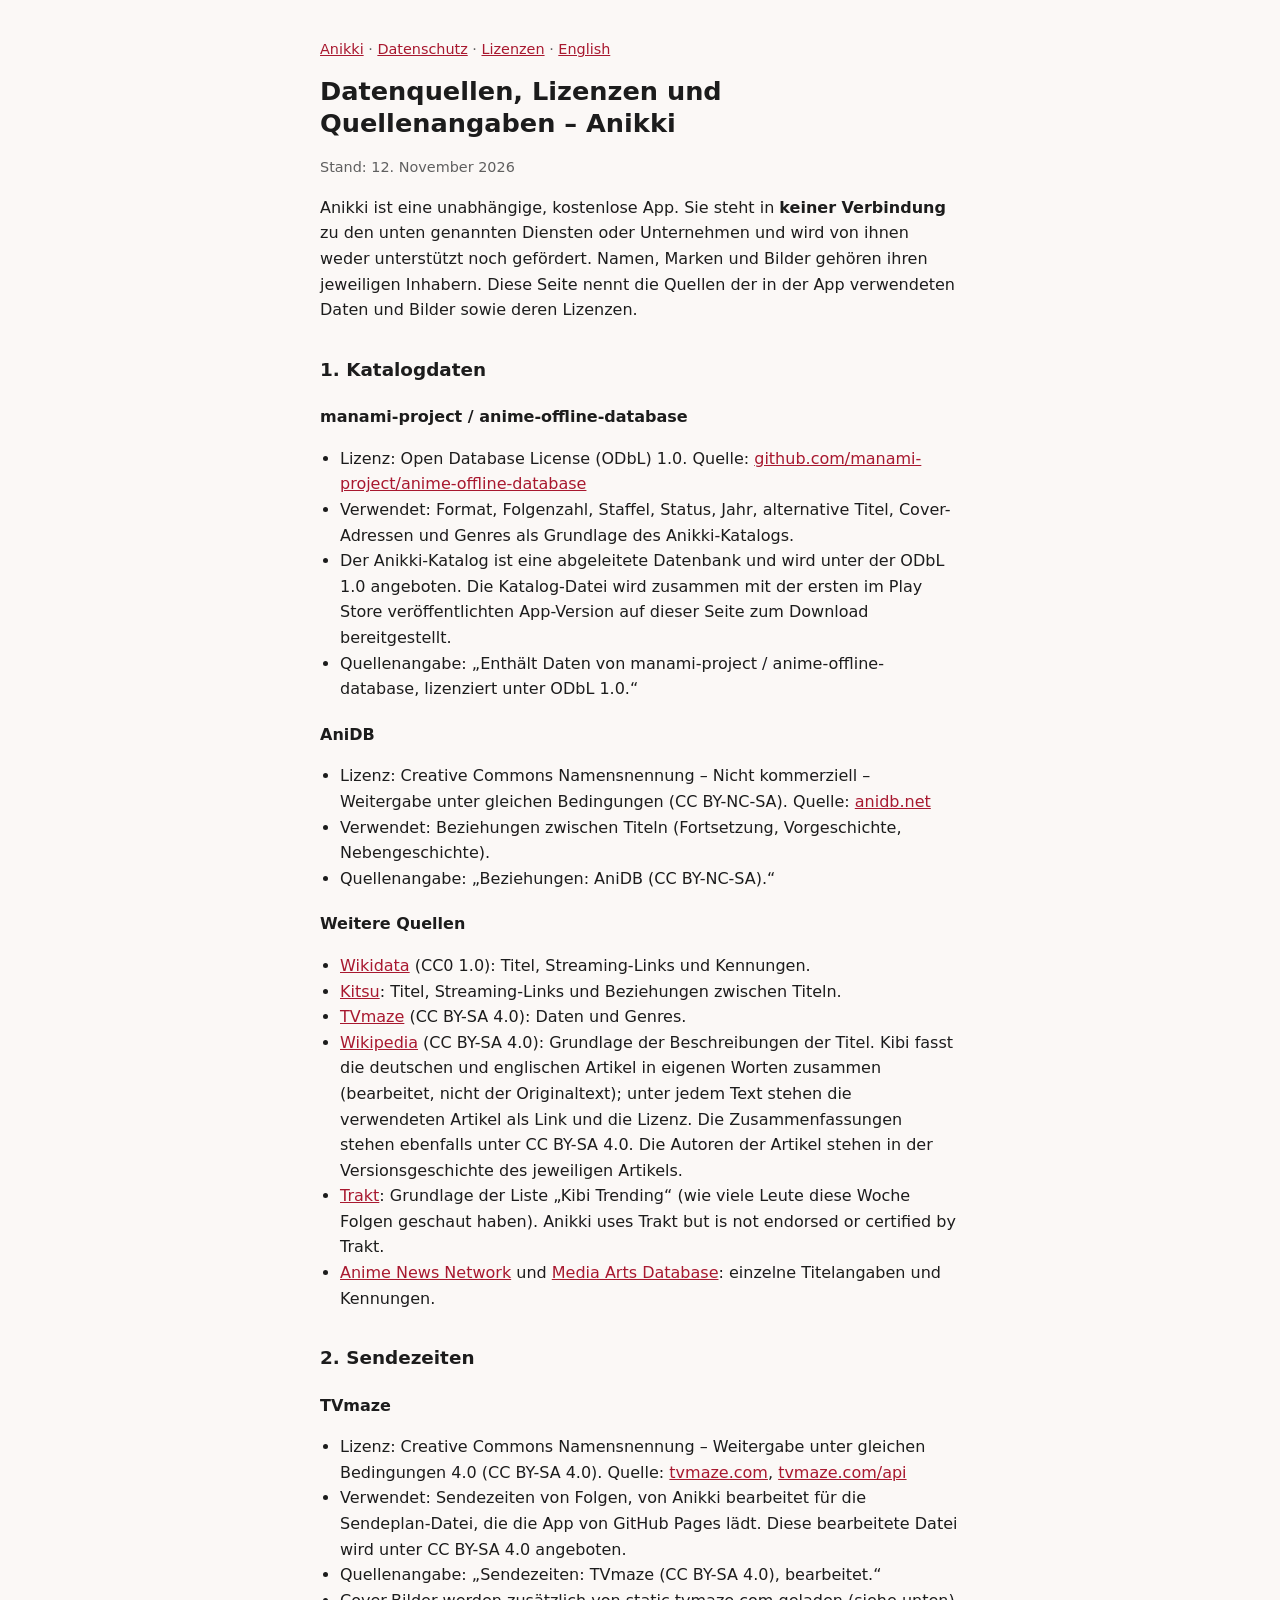
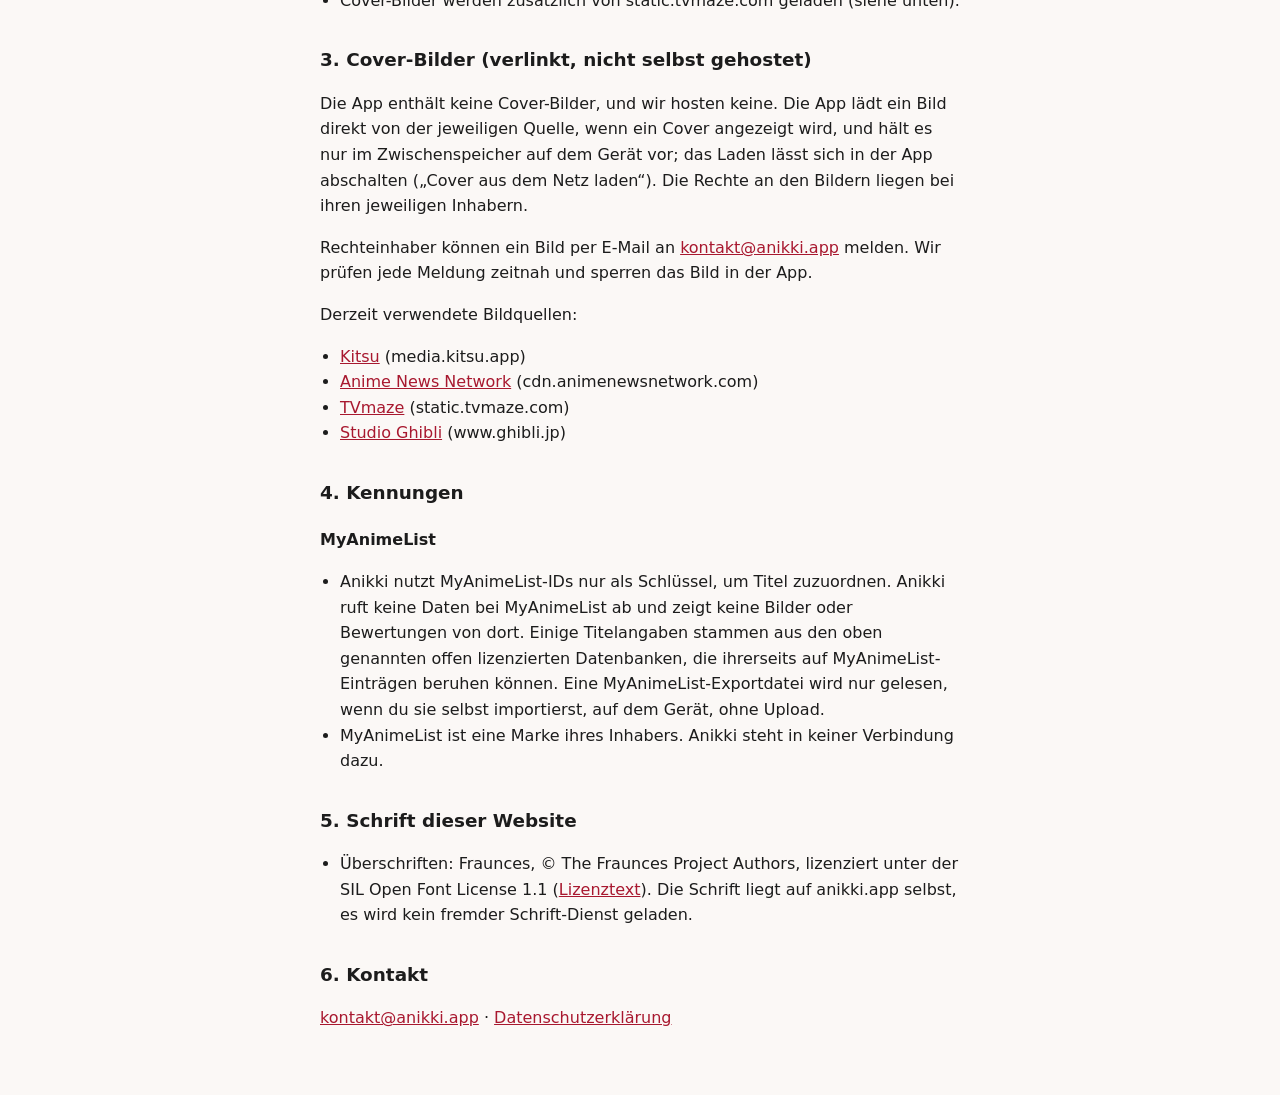
<file: lizenzen/index.html>
<!doctype html>
<html lang="de">
<head>
<meta charset="utf-8">
<meta name="viewport" content="width=device-width,initial-scale=1">
<title>Lizenzen – Anikki</title>
<meta name="color-scheme" content="dark light">
<style>
:root{--bg:#121212;--fg:#EDEDED;--sec:#9E9E9E;--acc:#C21F3A;--line:#2a2a2a}
@media (prefers-color-scheme:light){:root{--bg:#fbf8f6;--fg:#1c1c1c;--sec:#5f5f5f;--acc:#a8182f;--line:#ddd}}
*{box-sizing:border-box}
body{margin:0;background:var(--bg);color:var(--fg);font:1rem/1.6 system-ui,-apple-system,"Segoe UI",Roboto,sans-serif}
main{max-width:42rem;margin:0 auto;padding:1.5rem 1rem 3rem}
h1{font-size:1.6rem;line-height:1.25;margin:.5rem 0 1rem}
h2{font-size:1.15rem;margin:2rem 0 .5rem}
h3{font-size:1rem;margin:1.25rem 0 .25rem}
a{color:var(--acc);overflow-wrap:anywhere}
.sec,.nav{color:var(--sec);font-size:.9rem}
table{border-collapse:collapse;width:100%;font-size:.92rem;display:block;overflow-x:auto}
th,td{border-bottom:1px solid var(--line);padding:.4rem .5rem;text-align:left;vertical-align:top}
ul{padding-left:1.25rem}
</style>
</head>
<body>
<main>
<p class="nav"><a href="/">Anikki</a> · <a href="/datenschutz/">Datenschutz</a> · <a href="/lizenzen/">Lizenzen</a> · <a href="/licenses/">English</a></p>
<h1>Datenquellen, Lizenzen und Quellenangaben – Anikki</h1>
<p class="sec">Stand: 12. November 2026</p>
<p>Anikki ist eine unabhängige, kostenlose App. Sie steht in <strong>keiner Verbindung</strong> zu den unten genannten Diensten oder Unternehmen und wird von ihnen weder unterstützt noch gefördert. Namen, Marken und Bilder gehören ihren jeweiligen Inhabern. Diese Seite nennt die Quellen der in der App verwendeten Daten und Bilder sowie deren Lizenzen.</p>

<h2>1. Katalogdaten</h2>
<h3>manami-project / anime-offline-database</h3>
<ul>
<li>Lizenz: Open Database License (ODbL) 1.0. Quelle: <a href="https://github.com/manami-project/anime-offline-database">github.com/manami-project/anime-offline-database</a></li>
<li>Verwendet: Format, Folgenzahl, Staffel, Status, Jahr, alternative Titel, Cover-Adressen und Genres als Grundlage des Anikki-Katalogs.</li>
<li>Der Anikki-Katalog ist eine abgeleitete Datenbank und wird unter der ODbL 1.0 angeboten. Die Katalog-Datei wird zusammen mit der ersten im Play Store veröffentlichten App-Version auf dieser Seite zum Download bereitgestellt.</li>
<li>Quellenangabe: „Enthält Daten von manami-project / anime-offline-database, lizenziert unter ODbL 1.0.“</li>
</ul>

<h3>AniDB</h3>
<ul>
<li>Lizenz: Creative Commons Namensnennung – Nicht kommerziell – Weitergabe unter gleichen Bedingungen (CC BY-NC-SA). Quelle: <a href="https://anidb.net">anidb.net</a></li>
<li>Verwendet: Beziehungen zwischen Titeln (Fortsetzung, Vorgeschichte, Nebengeschichte).</li>
<li>Quellenangabe: „Beziehungen: AniDB (CC BY-NC-SA).“</li>
</ul>

<h3>Weitere Quellen</h3>
<ul>
<li><a href="https://www.wikidata.org">Wikidata</a> (CC0 1.0): Titel, Streaming-Links und Kennungen.</li>
<li><a href="https://kitsu.app">Kitsu</a>: Titel, Streaming-Links und Beziehungen zwischen Titeln.</li>
<li><a href="https://www.tvmaze.com">TVmaze</a> (CC BY-SA 4.0): Daten und Genres.</li>
<li><a href="https://www.wikipedia.org">Wikipedia</a> (CC BY-SA 4.0): Grundlage der Beschreibungen der Titel. Kibi fasst die deutschen und englischen Artikel in eigenen Worten zusammen (bearbeitet, nicht der Originaltext); unter jedem Text stehen die verwendeten Artikel als Link und die Lizenz. Die Zusammenfassungen stehen ebenfalls unter CC BY-SA 4.0. Die Autoren der Artikel stehen in der Versionsgeschichte des jeweiligen Artikels.</li>
<li><a href="https://trakt.tv">Trakt</a>: Grundlage der Liste „Kibi Trending“ (wie viele Leute diese Woche Folgen geschaut haben). Anikki uses Trakt but is not endorsed or certified by Trakt.</li>
<li><a href="https://www.animenewsnetwork.com">Anime News Network</a> und <a href="https://mediaarts-db.artmuseums.go.jp">Media Arts Database</a>: einzelne Titelangaben und Kennungen.</li>
</ul>

<h2>2. Sendezeiten</h2>
<h3>TVmaze</h3>
<ul>
<li>Lizenz: Creative Commons Namensnennung – Weitergabe unter gleichen Bedingungen 4.0 (CC BY-SA 4.0). Quelle: <a href="https://www.tvmaze.com">tvmaze.com</a>, <a href="https://www.tvmaze.com/api">tvmaze.com/api</a></li>
<li>Verwendet: Sendezeiten von Folgen, von Anikki bearbeitet für die Sendeplan-Datei, die die App von GitHub Pages lädt. Diese bearbeitete Datei wird unter CC BY-SA 4.0 angeboten.</li>
<li>Quellenangabe: „Sendezeiten: TVmaze (CC BY-SA 4.0), bearbeitet.“</li>
<li>Cover-Bilder werden zusätzlich von static.tvmaze.com geladen (siehe unten).</li>
</ul>

<h2>3. Cover-Bilder (verlinkt, nicht selbst gehostet)</h2>
<p>Die App enthält keine Cover-Bilder, und wir hosten keine. Die App lädt ein Bild direkt von der jeweiligen Quelle, wenn ein Cover angezeigt wird, und hält es nur im Zwischenspeicher auf dem Gerät vor; das Laden lässt sich in der App abschalten („Cover aus dem Netz laden“). Die Rechte an den Bildern liegen bei ihren jeweiligen Inhabern.</p>
<p>Rechteinhaber können ein Bild per E-Mail an <a href="mailto:kontakt@anikki.app">kontakt@anikki.app</a> melden. Wir prüfen jede Meldung zeitnah und sperren das Bild in der App.</p>
<p>Derzeit verwendete Bildquellen:</p>
<ul>
<li><a href="https://kitsu.app">Kitsu</a> (media.kitsu.app)</li>
<li><a href="https://www.animenewsnetwork.com">Anime News Network</a> (cdn.animenewsnetwork.com)</li>
<li><a href="https://www.tvmaze.com">TVmaze</a> (static.tvmaze.com)</li>
<li><a href="https://www.ghibli.jp">Studio Ghibli</a> (www.ghibli.jp)</li>
</ul>

<h2>4. Kennungen</h2>
<h3>MyAnimeList</h3>
<ul>
<li>Anikki nutzt MyAnimeList-IDs nur als Schlüssel, um Titel zuzuordnen. Anikki ruft keine Daten bei MyAnimeList ab und zeigt keine Bilder oder Bewertungen von dort. Einige Titelangaben stammen aus den oben genannten offen lizenzierten Datenbanken, die ihrerseits auf MyAnimeList-Einträgen beruhen können. Eine MyAnimeList-Exportdatei wird nur gelesen, wenn du sie selbst importierst, auf dem Gerät, ohne Upload.</li>
<li>MyAnimeList ist eine Marke ihres Inhabers. Anikki steht in keiner Verbindung dazu.</li>
</ul>

<h2>5. Schrift dieser Website</h2>
<ul>
<li>Überschriften: Fraunces, © The Fraunces Project Authors, lizenziert unter der SIL Open Font License 1.1 (<a href="/assets/fonts/Fraunces-OFL.txt">Lizenztext</a>). Die Schrift liegt auf anikki.app selbst, es wird kein fremder Schrift-Dienst geladen.</li>
</ul>

<h2>6. Kontakt</h2>
<p><a href="mailto:kontakt@anikki.app">kontakt@anikki.app</a> · <a href="/datenschutz/">Datenschutzerklärung</a></p>
</main>
</body>
</html>
</file>
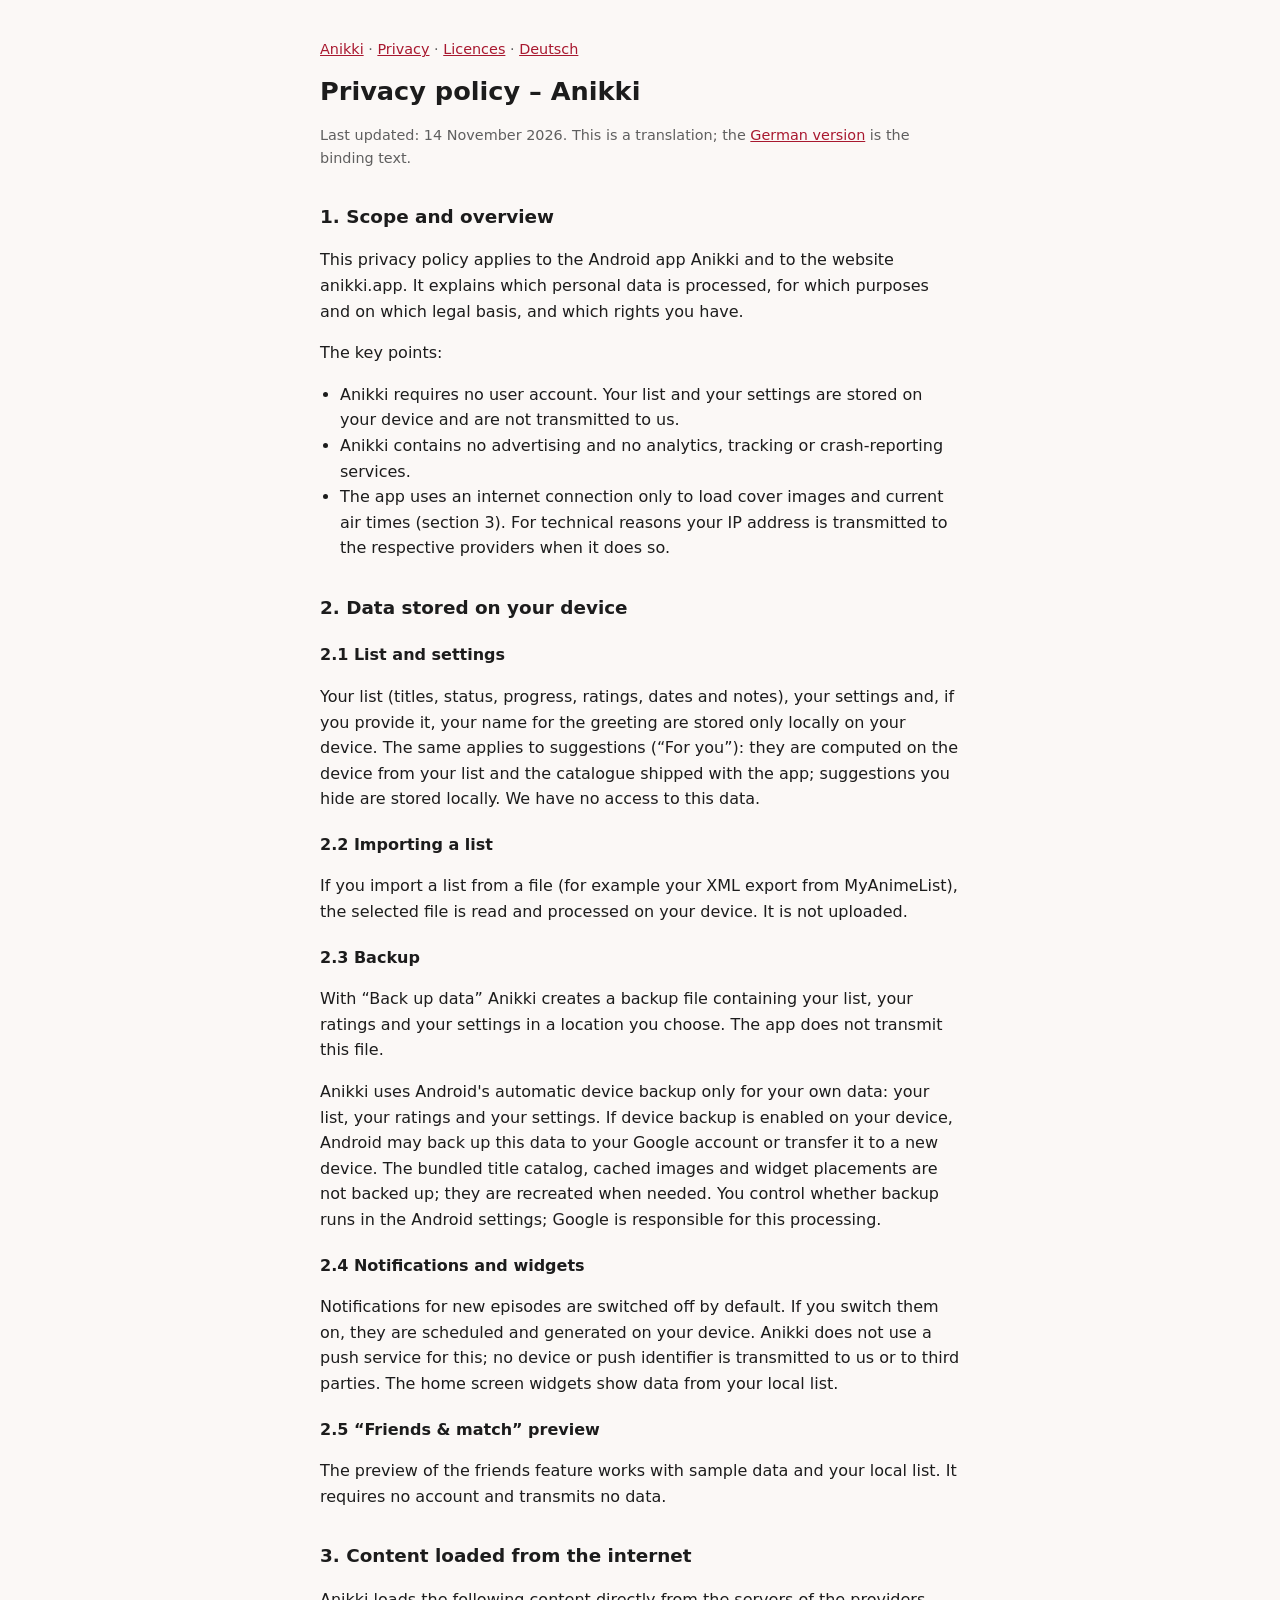
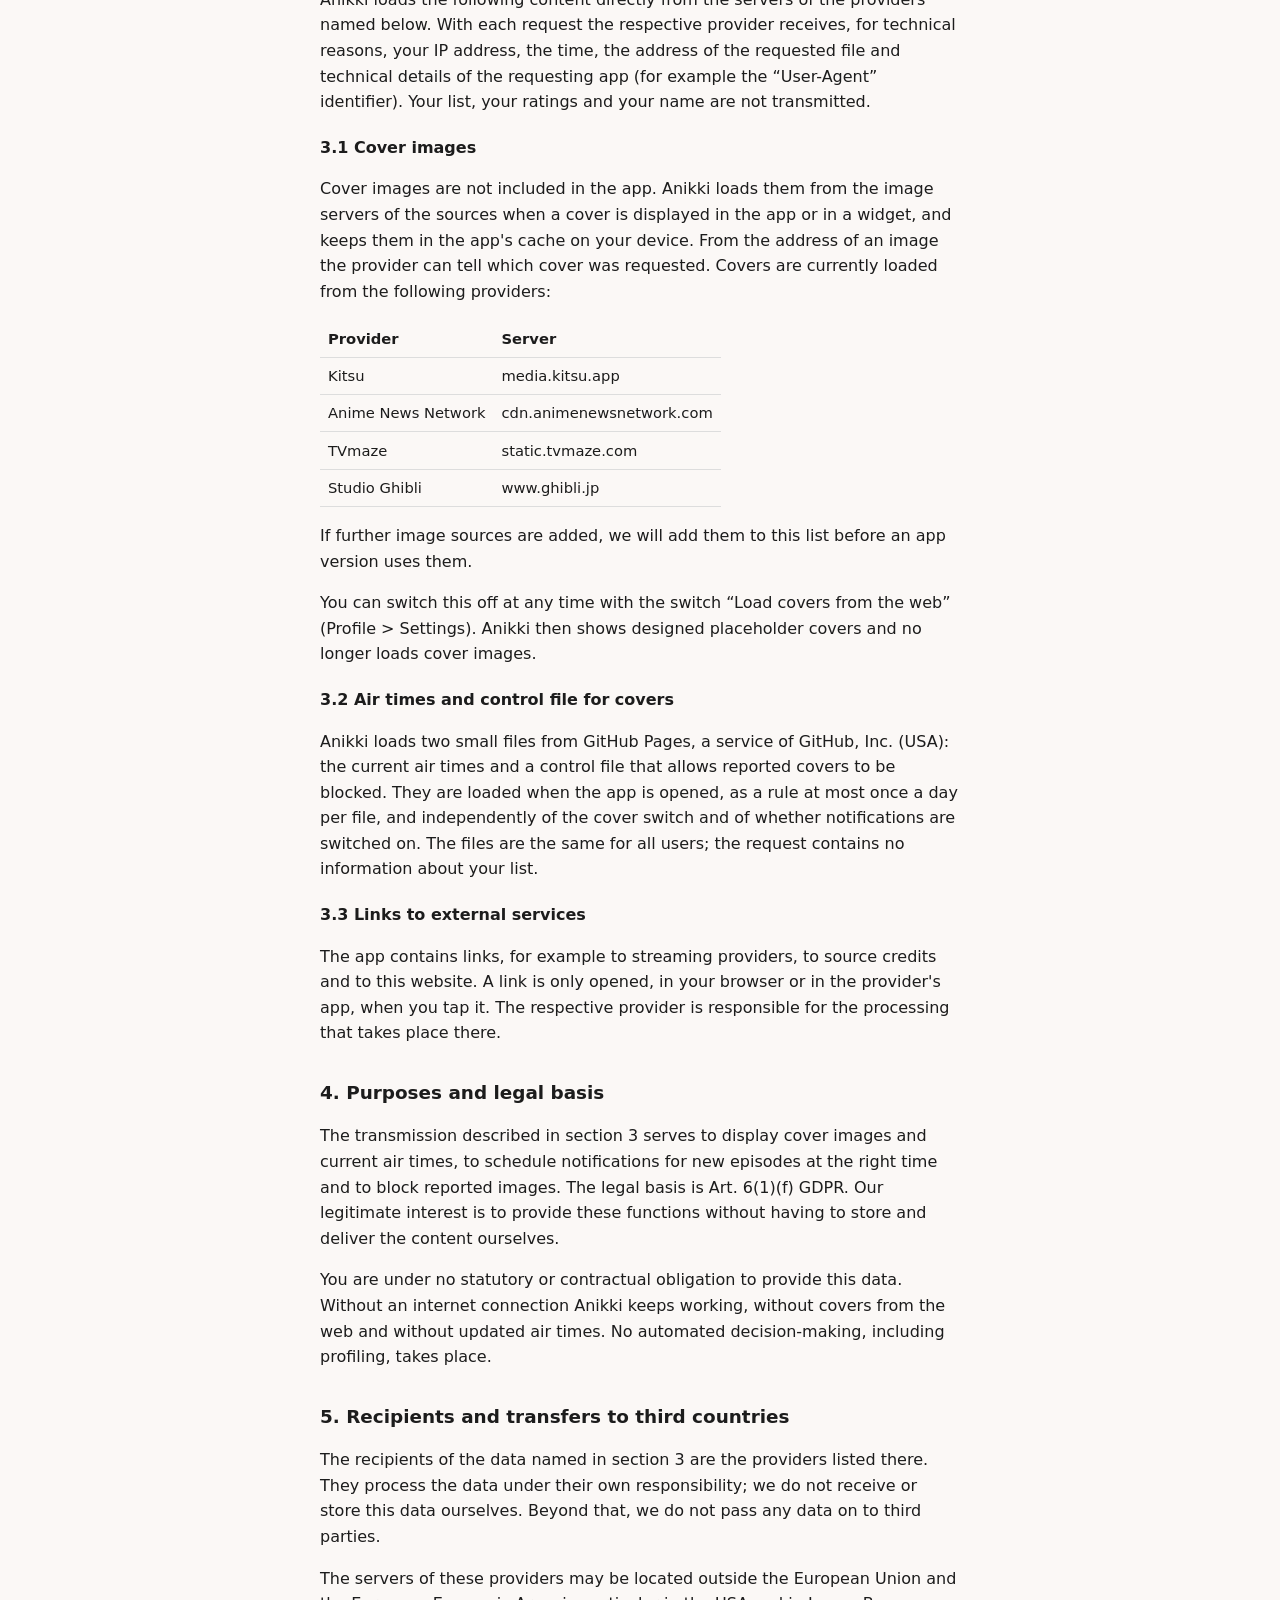
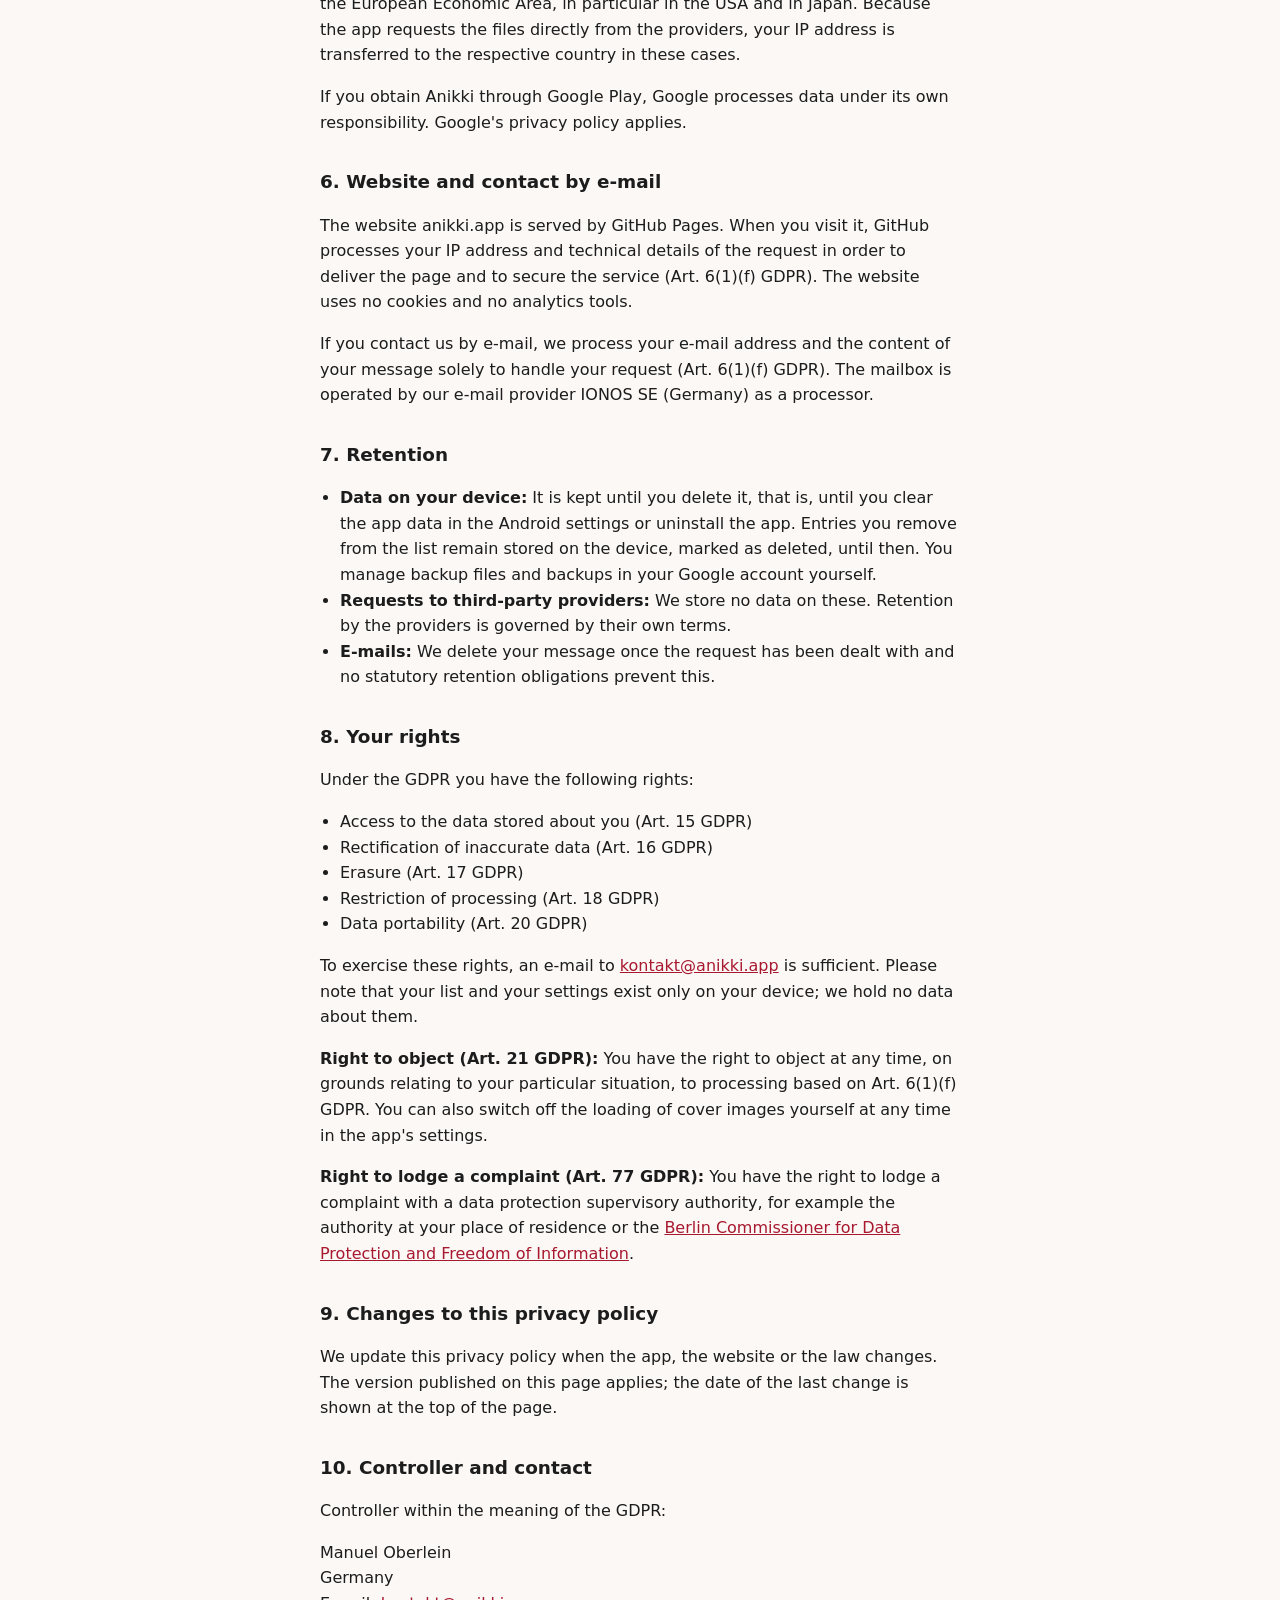
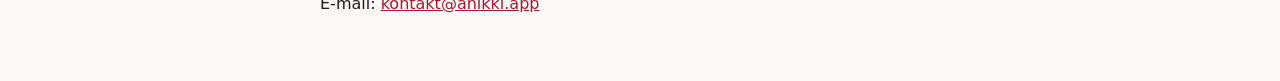
<file: privacy/index.html>
<!doctype html>
<html lang="en">
<head>
<meta charset="utf-8">
<meta name="viewport" content="width=device-width,initial-scale=1">
<title>Privacy policy – Anikki</title>
<meta name="color-scheme" content="dark light">
<style>
:root{--bg:#121212;--fg:#EDEDED;--sec:#9E9E9E;--acc:#C21F3A;--line:#2a2a2a}
@media (prefers-color-scheme:light){:root{--bg:#fbf8f6;--fg:#1c1c1c;--sec:#5f5f5f;--acc:#a8182f;--line:#ddd}}
*{box-sizing:border-box}
body{margin:0;background:var(--bg);color:var(--fg);font:1rem/1.6 system-ui,-apple-system,"Segoe UI",Roboto,sans-serif}
main{max-width:42rem;margin:0 auto;padding:1.5rem 1rem 3rem}
h1{font-size:1.6rem;line-height:1.25;margin:.5rem 0 1rem}
h2{font-size:1.15rem;margin:2rem 0 .5rem}
h3{font-size:1rem;margin:1.25rem 0 .25rem}
a{color:var(--acc);overflow-wrap:anywhere}
.sec,.nav{color:var(--sec);font-size:.9rem}
table{border-collapse:collapse;width:100%;font-size:.92rem;display:block;overflow-x:auto}
th,td{border-bottom:1px solid var(--line);padding:.4rem .5rem;text-align:left;vertical-align:top}
@media (max-width:34rem){table,tbody,tr,td{display:block;width:auto}tr:first-child{display:none}tr{border-bottom:1px solid var(--line);padding:.5rem 0}td{border:0;padding:.1rem 0}td:first-child{font-weight:600}td:nth-child(2){color:var(--sec)}}
ul{padding-left:1.25rem}
</style>
</head>
<body>
<main>
<p class="nav"><a href="/">Anikki</a> · <a href="/privacy/">Privacy</a> · <a href="/licenses/">Licences</a> · <a href="/datenschutz/">Deutsch</a></p>
<h1>Privacy policy – Anikki</h1>
<p class="sec">Last updated: 14 November 2026. This is a translation; the <a href="/datenschutz/">German version</a> is the binding text.</p>

<h2>1. Scope and overview</h2>
<p>This privacy policy applies to the Android app Anikki and to the website anikki.app. It explains which personal data is processed, for which purposes and on which legal basis, and which rights you have.</p>
<p>The key points:</p>
<ul>
<li>Anikki requires no user account. Your list and your settings are stored on your device and are not transmitted to us.</li>
<li>Anikki contains no advertising and no analytics, tracking or crash-reporting services.</li>
<li>The app uses an internet connection only to load cover images and current air times (section 3). For technical reasons your IP address is transmitted to the respective providers when it does so.</li>
</ul>

<h2>2. Data stored on your device</h2>
<h3>2.1 List and settings</h3>
<p>Your list (titles, status, progress, ratings, dates and notes), your settings and, if you provide it, your name for the greeting are stored only locally on your device. The same applies to suggestions (“For you”): they are computed on the device from your list and the catalogue shipped with the app; suggestions you hide are stored locally. We have no access to this data.</p>
<h3>2.2 Importing a list</h3>
<p>If you import a list from a file (for example your XML export from MyAnimeList), the selected file is read and processed on your device. It is not uploaded.</p>
<h3>2.3 Backup</h3>
<p>With “Back up data” Anikki creates a backup file containing your list, your ratings and your settings in a location you choose. The app does not transmit this file.</p>
<p>Anikki uses Android's automatic device backup only for your own data: your list, your ratings and your settings. If device backup is enabled on your device, Android may back up this data to your Google account or transfer it to a new device. The bundled title catalog, cached images and widget placements are not backed up; they are recreated when needed. You control whether backup runs in the Android settings; Google is responsible for this processing.</p>
<h3>2.4 Notifications and widgets</h3>
<p>Notifications for new episodes are switched off by default. If you switch them on, they are scheduled and generated on your device. Anikki does not use a push service for this; no device or push identifier is transmitted to us or to third parties. The home screen widgets show data from your local list.</p>
<h3>2.5 “Friends &amp; match” preview</h3>
<p>The preview of the friends feature works with sample data and your local list. It requires no account and transmits no data.</p>

<h2>3. Content loaded from the internet</h2>
<p>Anikki loads the following content directly from the servers of the providers named below. With each request the respective provider receives, for technical reasons, your IP address, the time, the address of the requested file and technical details of the requesting app (for example the “User-Agent” identifier). Your list, your ratings and your name are not transmitted.</p>
<h3>3.1 Cover images</h3>
<p>Cover images are not included in the app. Anikki loads them from the image servers of the sources when a cover is displayed in the app or in a widget, and keeps them in the app's cache on your device. From the address of an image the provider can tell which cover was requested. Covers are currently loaded from the following providers:</p>
<table>
<tr><th>Provider</th><th>Server</th></tr>
<tr><td>Kitsu</td><td>media.kitsu.app</td></tr>
<tr><td>Anime News Network</td><td>cdn.animenewsnetwork.com</td></tr>
<tr><td>TVmaze</td><td>static.tvmaze.com</td></tr>
<tr><td>Studio Ghibli</td><td>www.ghibli.jp</td></tr>
</table>
<p>If further image sources are added, we will add them to this list before an app version uses them.</p>
<p>You can switch this off at any time with the switch “Load covers from the web” (Profile &gt; Settings). Anikki then shows designed placeholder covers and no longer loads cover images.</p>
<h3>3.2 Air times and control file for covers</h3>
<p>Anikki loads two small files from GitHub Pages, a service of GitHub, Inc. (USA): the current air times and a control file that allows reported covers to be blocked. They are loaded when the app is opened, as a rule at most once a day per file, and independently of the cover switch and of whether notifications are switched on. The files are the same for all users; the request contains no information about your list.</p>
<h3>3.3 Links to external services</h3>
<p>The app contains links, for example to streaming providers, to source credits and to this website. A link is only opened, in your browser or in the provider's app, when you tap it. The respective provider is responsible for the processing that takes place there.</p>

<h2>4. Purposes and legal basis</h2>
<p>The transmission described in section 3 serves to display cover images and current air times, to schedule notifications for new episodes at the right time and to block reported images. The legal basis is Art. 6(1)(f) GDPR. Our legitimate interest is to provide these functions without having to store and deliver the content ourselves.</p>
<p>You are under no statutory or contractual obligation to provide this data. Without an internet connection Anikki keeps working, without covers from the web and without updated air times. No automated decision-making, including profiling, takes place.</p>

<h2>5. Recipients and transfers to third countries</h2>
<p>The recipients of the data named in section 3 are the providers listed there. They process the data under their own responsibility; we do not receive or store this data ourselves. Beyond that, we do not pass any data on to third parties.</p>
<p>The servers of these providers may be located outside the European Union and the European Economic Area, in particular in the USA and in Japan. Because the app requests the files directly from the providers, your IP address is transferred to the respective country in these cases.</p>
<p>If you obtain Anikki through Google Play, Google processes data under its own responsibility. Google's privacy policy applies.</p>

<h2>6. Website and contact by e-mail</h2>
<p>The website anikki.app is served by GitHub Pages. When you visit it, GitHub processes your IP address and technical details of the request in order to deliver the page and to secure the service (Art. 6(1)(f) GDPR). The website uses no cookies and no analytics tools.</p>
<p>If you contact us by e-mail, we process your e-mail address and the content of your message solely to handle your request (Art. 6(1)(f) GDPR). The mailbox is operated by our e-mail provider IONOS SE (Germany) as a processor.</p>

<h2>7. Retention</h2>
<ul>
<li><strong>Data on your device:</strong> It is kept until you delete it, that is, until you clear the app data in the Android settings or uninstall the app. Entries you remove from the list remain stored on the device, marked as deleted, until then. You manage backup files and backups in your Google account yourself.</li>
<li><strong>Requests to third-party providers:</strong> We store no data on these. Retention by the providers is governed by their own terms.</li>
<li><strong>E-mails:</strong> We delete your message once the request has been dealt with and no statutory retention obligations prevent this.</li>
</ul>

<h2>8. Your rights</h2>
<p>Under the GDPR you have the following rights:</p>
<ul>
<li>Access to the data stored about you (Art. 15 GDPR)</li>
<li>Rectification of inaccurate data (Art. 16 GDPR)</li>
<li>Erasure (Art. 17 GDPR)</li>
<li>Restriction of processing (Art. 18 GDPR)</li>
<li>Data portability (Art. 20 GDPR)</li>
</ul>
<p>To exercise these rights, an e-mail to <a href="mailto:kontakt@anikki.app">kontakt@anikki.app</a> is sufficient. Please note that your list and your settings exist only on your device; we hold no data about them.</p>
<p><strong>Right to object (Art. 21 GDPR):</strong> You have the right to object at any time, on grounds relating to your particular situation, to processing based on Art. 6(1)(f) GDPR. You can also switch off the loading of cover images yourself at any time in the app's settings.</p>
<p><strong>Right to lodge a complaint (Art. 77 GDPR):</strong> You have the right to lodge a complaint with a data protection supervisory authority, for example the authority at your place of residence or the <a href="https://www.datenschutz-berlin.de">Berlin Commissioner for Data Protection and Freedom of Information</a>.</p>

<h2>9. Changes to this privacy policy</h2>
<p>We update this privacy policy when the app, the website or the law changes. The version published on this page applies; the date of the last change is shown at the top of the page.</p>

<h2>10. Controller and contact</h2>
<p>Controller within the meaning of the GDPR:</p>
<p>Manuel Oberlein<br>Germany<br>E-mail: <a href="mailto:kontakt@anikki.app">kontakt@anikki.app</a></p>
</main>
</body>
</html>
</file>
<file: assets/site.css>
@font-face{font-family:"Fraunces";src:url("/assets/fonts/Fraunces_600SemiBold.ttf") format("truetype");font-weight:600;font-style:normal;font-display:swap}
:root{--bg:#121212;--surface:#1b1b1b;--surface2:#232323;--fg:#EDEDED;--sec:#A3A3A3;--acc:#C21F3A;--acc-text:#E0475B;--line:#2c2c2c;--on-acc:#fff}
@media (prefers-color-scheme:light){:root{--bg:#fbf8f6;--surface:#ffffff;--surface2:#f3eeea;--fg:#1c1c1c;--sec:#5f5f5f;--acc:#C21F3A;--acc-text:#a8182f;--line:#e4ddd8;--on-acc:#fff}}
*{box-sizing:border-box}
html{-webkit-text-size-adjust:100%}
body{margin:0;background:var(--bg);color:var(--fg);font:1rem/1.6 system-ui,-apple-system,"Segoe UI",Roboto,sans-serif}
a{color:var(--acc-text)}
.wrap{max-width:60rem;margin:0 auto;padding:0 1rem}
.top{display:flex;align-items:center;justify-content:space-between;padding:1rem 0}
.brand{font-family:"Fraunces",Georgia,serif;font-weight:600;font-size:1.35rem;color:var(--fg);text-decoration:none}
.lang{font-size:.9rem;color:var(--sec)}
.lang a,.lang span{padding:.25rem .4rem}
.lang span{color:var(--fg);font-weight:600}
.hero{display:grid;gap:1.5rem;align-items:center;padding:1.5rem 0 2.5rem}
.hero img{width:9.5rem;height:9.5rem;justify-self:center}
.hero h1{font-family:"Fraunces",Georgia,serif;font-weight:600;font-size:clamp(2rem,7vw,3.1rem);line-height:1.1;margin:0 0 .75rem;letter-spacing:-.01em}
.hero p{margin:0 0 1.25rem;color:var(--sec);font-size:1.08rem;max-width:34rem}
.badge{display:inline-flex;align-items:center;gap:.5rem;background:var(--acc);color:var(--on-acc);border-radius:999px;padding:.55rem 1rem;font-weight:600;font-size:.95rem}
.badge small{font-weight:400;opacity:.9}
@media (min-width:760px){.hero{grid-template-columns:1fr auto}.hero img{width:13rem;height:13rem;order:2}}
.shots{display:flex;gap:1rem;overflow-x:auto;scroll-snap-type:x mandatory;padding:.25rem 0 1rem;margin:0 0 2rem}
.shots figure{flex:0 0 auto;width:min(15rem,70vw);margin:0;scroll-snap-align:center}
.shots img{display:block;width:100%;height:auto;border-radius:1.4rem;border:1px solid var(--line);background:var(--surface)}
.shots figcaption{font-size:.88rem;color:var(--sec);text-align:center;margin-top:.5rem}
@media (min-width:760px){.shots{justify-content:center;overflow:visible}}
h2{font-family:"Fraunces",Georgia,serif;font-weight:600;font-size:1.6rem;line-height:1.2;margin:0 0 1rem}
.features{display:grid;gap:.75rem;grid-template-columns:1fr;margin:0 0 2.5rem;padding:0;list-style:none}
@media (min-width:560px){.features{grid-template-columns:1fr 1fr}}
@media (min-width:900px){.features{grid-template-columns:1fr 1fr 1fr}}
.features li{background:var(--surface);border:1px solid var(--line);border-radius:1rem;padding:1rem}
.features svg{width:1.6rem;height:1.6rem;color:var(--acc-text);display:block;margin-bottom:.5rem}
.features h3{font-size:1.02rem;margin:0 0 .25rem}
.features p{margin:0;color:var(--sec);font-size:.95rem}
.privacy{display:flex;gap:.75rem;align-items:flex-start;margin:0 0 2.5rem;color:var(--sec)}
.privacy svg{flex:0 0 1.5rem;width:1.5rem;height:1.5rem;color:var(--acc-text);margin-top:.15rem}
.privacy strong{color:var(--fg)}
footer{border-top:1px solid var(--line);padding:1.5rem 0 2.5rem;font-size:.92rem;color:var(--sec)}
footer ul{list-style:none;margin:0 0 .75rem;padding:0;display:flex;flex-wrap:wrap;gap:.25rem 1.25rem}
footer p{margin:.25rem 0}
</file>
